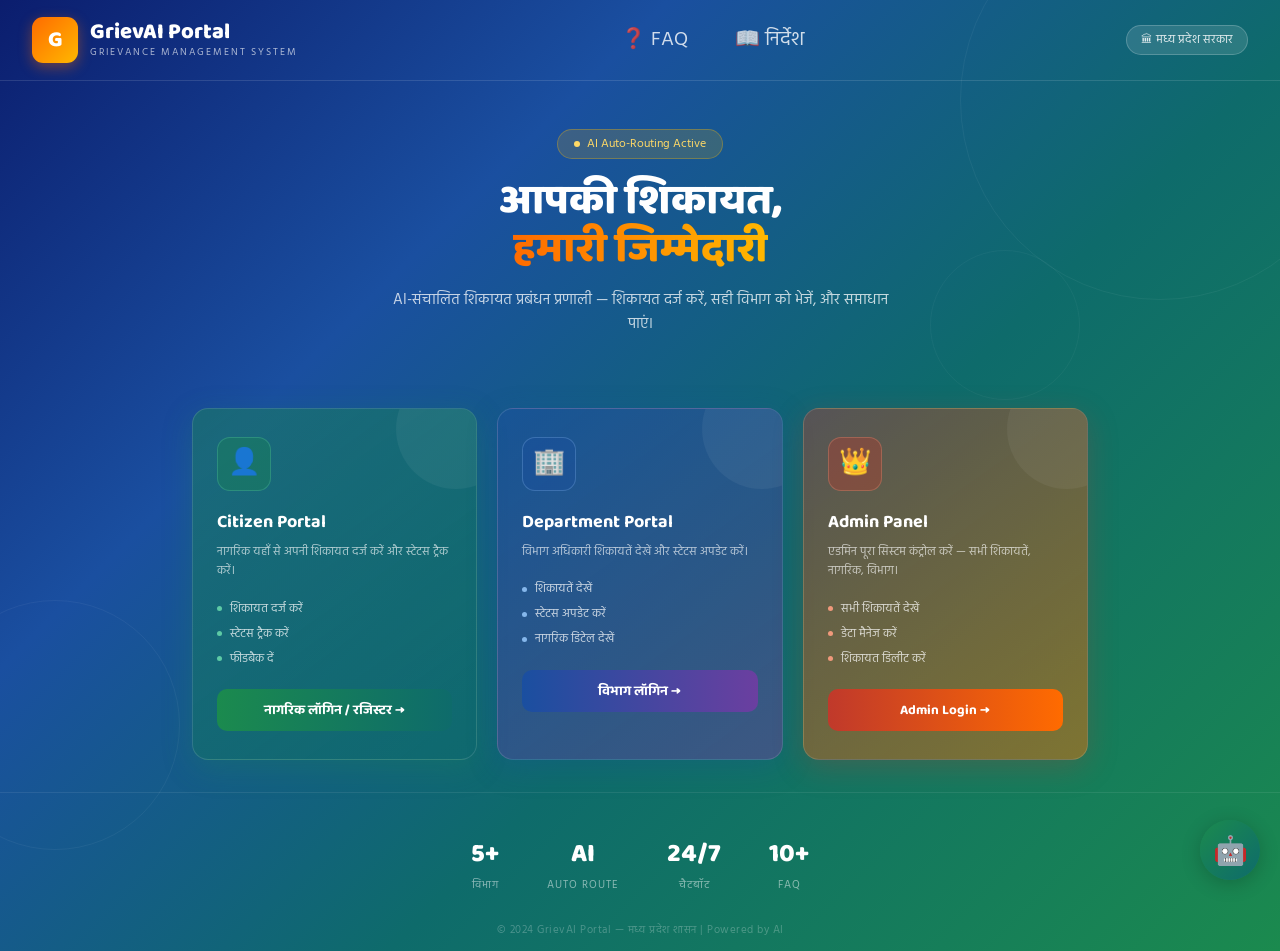
<file: templates/index.html>
<!DOCTYPE html>
<html lang="hi">
<head>
<meta charset="UTF-8"><meta name="viewport" content="width=device-width,initial-scale=1">
<title>GrievAI Portal – मध्य प्रदेश सरकार</title>
<link rel="stylesheet" href="/static/css/style.css">
<style>
.home-wrap { min-height:100vh; display:flex; flex-direction:column; }
.home-header { padding:1rem 2rem; display:flex; align-items:center; justify-content:space-between; border-bottom:1px solid rgba(255,255,255,0.12); flex-wrap:wrap; gap:10px; }
.logo-area { display:flex; align-items:center; gap:12px; }
.logo-badge { width:46px;height:46px;border-radius:11px;background:linear-gradient(135deg,#FF6B00,#FFB800);display:flex;align-items:center;justify-content:center;font-family:'Baloo 2',sans-serif;font-size:22px;font-weight:900;color:#fff;box-shadow:0 4px 14px rgba(255,107,0,0.4); }
.logo-txt { color:#fff; }
.logo-txt .main { font-family:'Baloo 2',sans-serif;font-size:22px;font-weight:800;line-height:1.1; }
.logo-txt .sub  { font-size:10px;opacity:0.65;letter-spacing:2px;text-transform:uppercase; }
.gov-tag { background:rgba(255,255,255,0.12);border:1px solid rgba(255,255,255,0.2);color:rgba(255,255,255,0.85);font-size:11.5px;padding:5px 14px;border-radius:20px; }
.nav-links { display:flex; gap:15px; }
.nav-link { color:rgba(255,255,255,0.8); text-decoration:none; font-size:20px; padding:8px 16px; border-radius:10px; transition:all 0.2s; }
.nav-link:hover { background:rgba(255,255,255,0.15); color:#fff; }

.hero { text-align:center;padding:3rem 2rem 2.5rem;color:#fff;position:relative; }
.hero-badge { display:inline-flex;align-items:center;gap:7px;background:rgba(255,184,0,0.15);border:1px solid rgba(255,184,0,0.3);color:#FFD966;font-size:11.5px;padding:5px 16px;border-radius:20px;margin-bottom:1.2rem; }
.ai-dot { width:6px;height:6px;border-radius:50%;background:#FFD966;animation:blink 1.6s infinite; }
@keyframes blink{0%,100%{opacity:1}50%{opacity:0.25}}
.hero h1 { font-family:'Baloo 2',sans-serif;font-size:42px;font-weight:900;line-height:1.15;margin-bottom:0.8rem; }
.hero h1 .accent { background:linear-gradient(90deg,#FF6B00,#FFB800);-webkit-background-clip:text;-webkit-text-fill-color:transparent;background-clip:text; }
.hero p { font-size:15px;opacity:0.75;max-width:500px;margin:0 auto 2rem;line-height:1.6; }

.portal-grid { display:grid;grid-template-columns:repeat(3,1fr);gap:20px;padding:0 2rem;max-width:960px;margin:0 auto; }
.portal-card { border-radius:16px;padding:1.75rem 1.5rem;border:1px solid rgba(255,255,255,0.13);position:relative;overflow:hidden;transition:transform 0.22s,box-shadow 0.22s; }
.portal-card:hover { transform:translateY(-6px); }
.portal-card::before { content:'';position:absolute;top:-40px;right:-40px;width:120px;height:120px;border-radius:50%;background:rgba(255,255,255,0.05); }
.pc-citizen { background:linear-gradient(145deg,rgba(27,138,78,0.45),rgba(14,107,107,0.55));box-shadow:0 8px 30px rgba(27,138,78,0.25); }
.pc-dept    { background:linear-gradient(145deg,rgba(26,79,160,0.45),rgba(107,63,160,0.5));box-shadow:0 8px 30px rgba(26,79,160,0.25); }
.pc-admin   { background:linear-gradient(145deg,rgba(192,57,43,0.4),rgba(255,107,0,0.45));box-shadow:0 8px 30px rgba(192,57,43,0.25); }

.pc-icon { width:54px;height:54px;border-radius:13px;display:flex;align-items:center;justify-content:center;margin-bottom:1.1rem;font-size:26px; }
.pc-citizen .pc-icon { background:rgba(27,138,78,0.35);border:1px solid rgba(91,202,165,0.3); }
.pc-dept    .pc-icon { background:rgba(26,79,160,0.35);border:1px solid rgba(133,183,235,0.3); }
.pc-admin   .pc-icon { background:rgba(192,57,43,0.35);border:1px solid rgba(240,153,123,0.3); }

.pc-title { font-family:'Baloo 2',sans-serif;font-size:18px;font-weight:700;color:#fff;margin-bottom:0.4rem; }
.pc-desc  { font-size:12px;color:rgba(255,255,255,0.65);line-height:1.6;margin-bottom:1.1rem; }
.pc-features { margin-bottom:1.3rem; }
.pc-feat { display:flex;align-items:center;gap:8px;font-size:12px;color:rgba(255,255,255,0.75);margin-bottom:5px; }
.pc-dot { width:5px;height:5px;border-radius:50%;flex-shrink:0; }
.pc-citizen .pc-dot { background:#5DCAA5; }
.pc-dept    .pc-dot { background:#85B7EB; }
.pc-admin   .pc-dot { background:#F0997B; }

.pc-btn { display:block;text-align:center;text-decoration:none;padding:10px;border-radius:10px;font-family:'Baloo 2',sans-serif;font-size:13.5px;font-weight:700;color:#fff;transition:opacity 0.15s; }
.pc-citizen .pc-btn { background:linear-gradient(90deg,#1B8A4E,#0E6B6B); }
.pc-dept    .pc-btn { background:linear-gradient(90deg,#1A4FA0,#6B3FA0); }
.pc-admin   .pc-btn { background:linear-gradient(90deg,#C0392B,#FF6B00); }
.pc-btn:hover { opacity:0.85; }

.stats-row { display:flex;justify-content:center;gap:3rem;padding:2.5rem 2rem 1rem;border-top:1px solid rgba(255,255,255,0.08);margin-top:2rem;flex-wrap:wrap; }
.sr-item { text-align:center;color:#fff; }
.sr-num  { font-family:'Baloo 2',sans-serif;font-size:26px;font-weight:800; }
.sr-lbl  { font-size:10.5px;opacity:0.5;letter-spacing:1px;text-transform:uppercase;margin-top:2px; }
.footer-txt { text-align:center;font-size:10.5px;color:rgba(255,255,255,0.25);padding:0.75rem;letter-spacing:0.5px; }

@media(max-width:680px){
  .portal-grid{grid-template-columns:1fr;padding:0 1rem;}
  .hero h1{font-size:28px;}
  .stats-row{gap:1.5rem;}
  .home-header{flex-direction:column;text-align:center;}
}
</style>
</head>
<body>
<div class="home-wrap bg-home">
  <div style="position:absolute;inset:0;pointer-events:none;overflow:hidden;">
    <div style="position:absolute;width:400px;height:400px;border:1px solid rgba(255,255,255,0.05);border-radius:50%;top:-100px;right:-80px;"></div>
    <div style="position:absolute;width:250px;height:250px;border:1px solid rgba(255,255,255,0.05);border-radius:50%;bottom:50px;left:-70px;"></div>
    <div style="position:absolute;width:150px;height:150px;border:1px solid rgba(255,255,255,0.04);border-radius:50%;top:250px;right:200px;"></div>
  </div>
  <div class="home-header">
    <div class="logo-area">
      <div class="logo-badge">G</div>
      <div class="logo-txt">
        <div class="main">GrievAI Portal</div>
        <div class="sub">Grievance Management System</div>
      </div>
    </div>
    <div class="nav-links">
      <a href="/faq" class="nav-link">❓ FAQ</a>
      <a href="/instructions" class="nav-link">📖 निर्देश</a>
    </div>
    <div class="gov-tag">🏛 मध्य प्रदेश सरकार</div>
  </div>

  <div class="hero">
    <div class="hero-badge"><div class="ai-dot"></div> AI Auto-Routing Active</div>
    <h1>आपकी शिकायत,<br><span class="accent">हमारी जिम्मेदारी</span></h1>
    <p>AI-संचालित शिकायत प्रबंधन प्रणाली — शिकायत दर्ज करें, सही विभाग को भेजें, और समाधान पाएं।</p>
  </div>

  <div class="portal-grid" style="position:relative;z-index:1;">
    <div class="portal-card pc-citizen">
      <div class="pc-icon">👤</div>
      <div class="pc-title">Citizen Portal</div>
      <div class="pc-desc">नागरिक यहाँ से अपनी शिकायत दर्ज करें और स्टेटस ट्रैक करें।</div>
      <div class="pc-features">
        <div class="pc-feat"><div class="pc-dot"></div>शिकायत दर्ज करें</div>
        <div class="pc-feat"><div class="pc-dot"></div>स्टेटस ट्रैक करें</div>
        <div class="pc-feat"><div class="pc-dot"></div>फीडबैक दें</div>
      </div>
      <a href="/citizen" class="pc-btn">नागरिक लॉगिन / रजिस्टर →</a>
    </div>

    <div class="portal-card pc-dept">
      <div class="pc-icon">🏢</div>
      <div class="pc-title">Department Portal</div>
      <div class="pc-desc">विभाग अधिकारी शिकायतें देखें और स्टेटस अपडेट करें।</div>
      <div class="pc-features">
        <div class="pc-feat"><div class="pc-dot"></div>शिकायतें देखें</div>
        <div class="pc-feat"><div class="pc-dot"></div>स्टेटस अपडेट करें</div>
        <div class="pc-feat"><div class="pc-dot"></div>नागरिक डिटेल देखें</div>
      </div>
      <a href="/department" class="pc-btn">विभाग लॉगिन →</a>
    </div>

    <div class="portal-card pc-admin">
      <div class="pc-icon">👑</div>
      <div class="pc-title">Admin Panel</div>
      <div class="pc-desc">एडमिन पूरा सिस्टम कंट्रोल करें — सभी शिकायतें, नागरिक, विभाग।</div>
      <div class="pc-features">
        <div class="pc-feat"><div class="pc-dot"></div>सभी शिकायतें देखें</div>
        <div class="pc-feat"><div class="pc-dot"></div>डेटा मैनेज करें</div>
        <div class="pc-feat"><div class="pc-dot"></div>शिकायत डिलीट करें</div>
      </div>
      <a href="/admin" class="pc-btn">Admin Login →</a>
    </div>
  </div>

  <div class="stats-row" style="position:relative;z-index:1;">
    <div class="sr-item"><div class="sr-num">5+</div><div class="sr-lbl">विभाग</div></div>
    <div class="sr-item"><div class="sr-num">AI</div><div class="sr-lbl">Auto Route</div></div>
    <div class="sr-item"><div class="sr-num">24/7</div><div class="sr-lbl">चैटबॉट</div></div>
    <div class="sr-item"><div class="sr-num">10+</div><div class="sr-lbl">FAQ</div></div>
  </div>
  <div class="footer-txt">© 2024 GrievAI Portal — मध्य प्रदेश शासन | Powered by AI</div>
</div>

<!-- Chatbot Widget -->
<script src="/static/js/chatbot.js"></script>
<script>
document.addEventListener('DOMContentLoaded', function() {
    if(typeof initChatbot === 'function') {
        initChatbot('guest', 'guest');
    }
});
</script>
<script src="/static/js/chatbot.js"></script>
<script>
document.addEventListener('DOMContentLoaded', function() {
    if(typeof initChatbot === 'function') {
        initChatbot('guest', 'guest');
    }
});
</script>
</body>
</html>
</file>
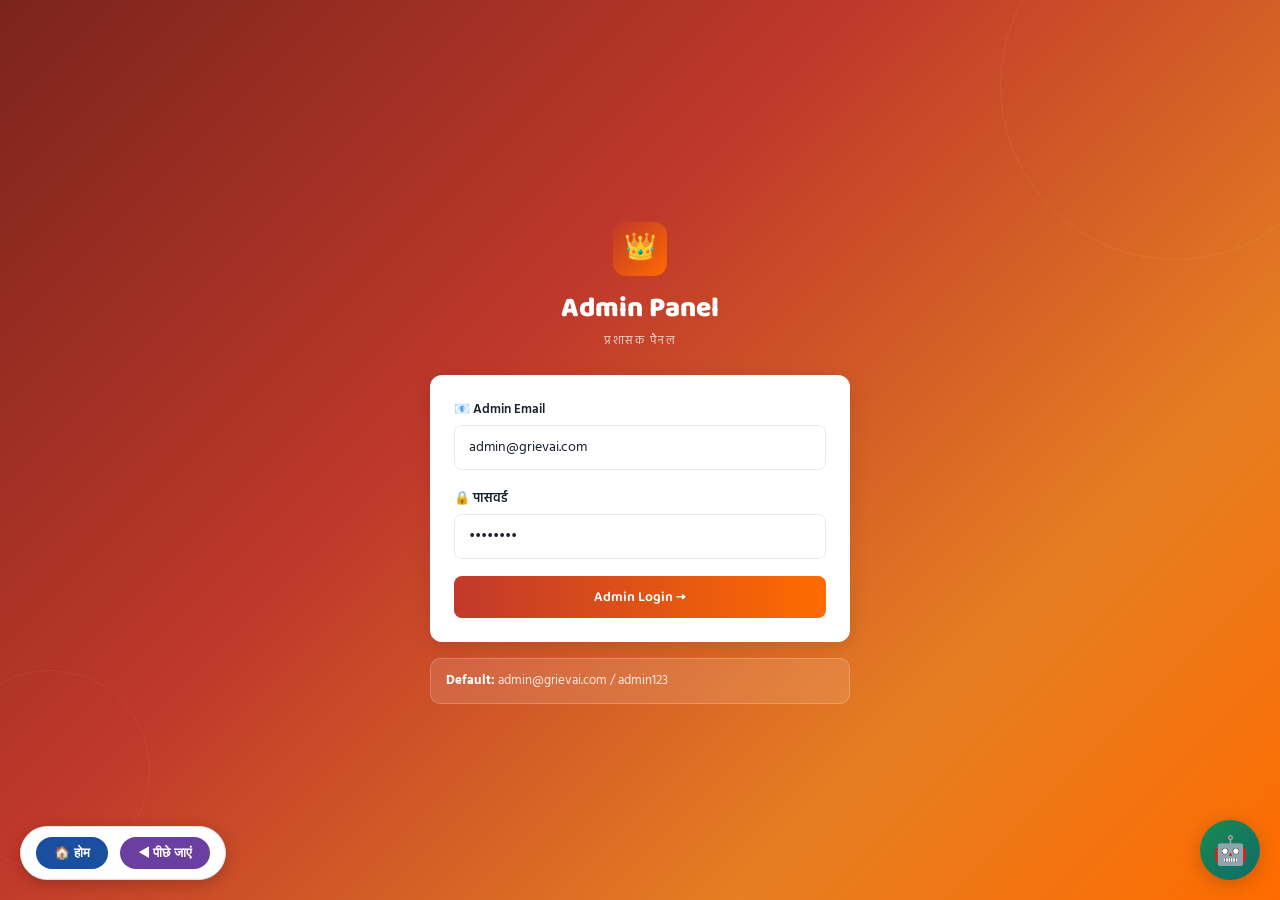
<file: templates/admin_login.html>
<!DOCTYPE html>
<html lang="hi">
<head>
<meta charset="UTF-8"><meta name="viewport" content="width=device-width,initial-scale=1">
<title>Admin Login – GrievAI</title>
<link rel="stylesheet" href="/static/css/style.css">
</head>
<body>
<div class="login-page bg-admin" style="position:relative;overflow:hidden;">
  <div style="position:absolute;width:350px;height:350px;border:1px solid rgba(255,255,255,0.07);border-radius:50%;top:-90px;right:-70px;pointer-events:none;"></div>
  <div style="position:absolute;width:200px;height:200px;border:1px solid rgba(255,255,255,0.05);border-radius:50%;bottom:30px;left:-50px;pointer-events:none;"></div>

  <div class="login-box" style="position:relative;z-index:1;">
    <a href="/" class="back-link"></a>
    <div class="login-logo">
      <div style="width:54px;height:54px;border-radius:13px;background:linear-gradient(135deg,#C0392B,#FF6B00);display:flex;align-items:center;justify-content:center;font-size:26px;margin:0 auto 10px;">👑</div>
      <div class="big">Admin Panel</div>
      <div class="small">प्रशासक पैनल</div>
    </div>

    <div class="card">
      <div class="card-body">
        <div id="alert-box" class="alert"></div>
        <div class="form-group">
          <label class="form-label">📧 Admin Email</label>
          <input type="email" id="a-email" class="form-control" placeholder="admin@grievai.com" value="admin@grievai.com">
        </div>
        <div class="form-group">
          <label class="form-label">🔒 पासवर्ड</label>
          <input type="password" id="a-pass" class="form-control" placeholder="admin123" value="admin123">
        </div>
        <button class="btn btn-danger btn-full" onclick="doLogin()">Admin Login →</button>
      </div>
    </div>
<!-- Navigation Buttons - Left Corner Box -->
<div style="position:fixed; bottom:20px; left:20px; z-index:999; display:flex; gap:12px; background:#fff; padding:10px 15px; border-radius:50px; box-shadow:0 4px 15px rgba(0,0,0,0.2); border:1px solid #e0e0e0;">
  <button onclick="window.location.href='/'" style="display:flex; align-items:center; gap:8px; background:#1A4FA0; color:#fff; padding:8px 18px; border-radius:40px; border:none; font-size:13px; font-weight:bold; cursor:pointer;">🏠 होम</button>
  <button onclick="history.back()" style="display:flex; align-items:center; gap:8px; background:#6B3FA0; color:#fff; padding:8px 18px; border-radius:40px; border:none; font-size:13px; font-weight:bold; cursor:pointer;">◀ पीछे जाएं</button>
</div>

    <div class="hint-box">
      <b>Default:</b> admin@grievai.com / admin123
    </div>
  </div>
</div>
<script>
function showAlert(msg,type){const el=document.getElementById('alert-box');el.className='alert alert-'+type+' show';el.textContent=msg;}
async function doLogin(){
  const email=document.getElementById('a-email').value.trim();
  const pass=document.getElementById('a-pass').value;
  if(!email||!pass){showAlert('Email और पासवर्ड भरें','danger');return;}
  const r=await fetch('/api/admin/login',{method:'POST',headers:{'Content-Type':'application/json'},body:JSON.stringify({email,password:pass})});
  const d=await r.json();
  if(d.success){localStorage.setItem('admin','1');window.location='/admin/dashboard';}
  else showAlert(d.message,'danger');
}
</script>
<script src="/static/js/chatbot.js"></script>
<script>
document.addEventListener('DOMContentLoaded', function() {
    if(typeof initChatbot === 'function') {
        initChatbot('guest', 'guest');
    }
});
</script>
</body>
</html>
</file>
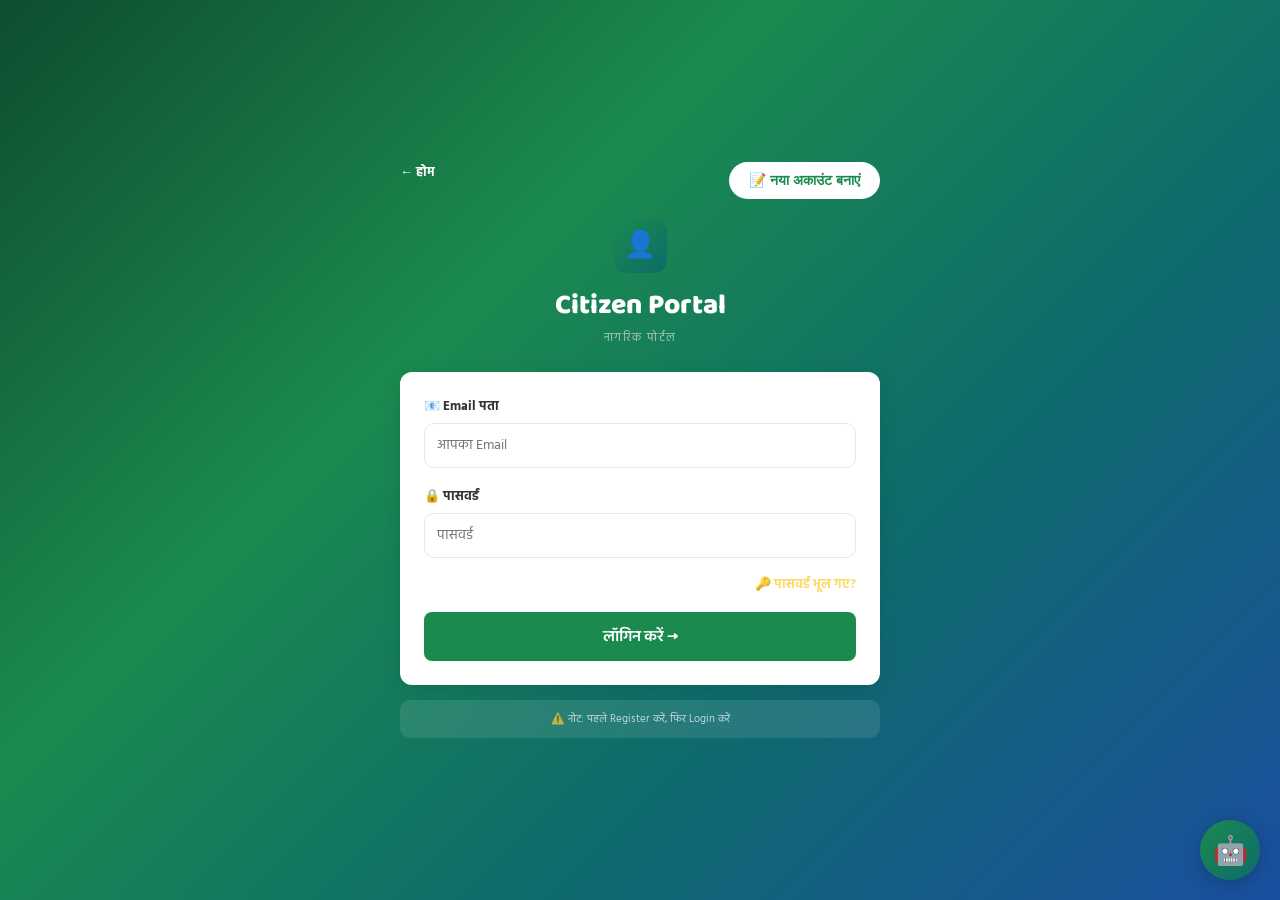
<file: templates/citizen_login.html>
<!DOCTYPE html>
<html lang="hi">
<head>
<meta charset="UTF-8">
<meta name="viewport" content="width=device-width,initial-scale=1">
<title>Citizen Portal – GrievAI</title>
<link rel="stylesheet" href="/static/css/style.css">
<style>
.forgot-link{text-align:right;margin-top:-5px;margin-bottom:15px;}
.forgot-link a{color:#FFD966;font-size:13px;font-weight:bold;text-decoration:none;cursor:pointer;}
.modal{
  display: none;
  position: fixed;
  top: 0;
  left: 0;
  width: 100%;
  height: 100%;
  background: rgba(0,0,0,0.8);
  z-index: 1000;
  align-items: center;
  justify-content: center;
}
.modal-content{
  background: #fff;
  border-radius: 20px;
  max-width: 550px;
  width: 90%;
  max-height: 90%;
  overflow-y: auto;
  padding: 25px;
  position: relative;
  animation: slideIn 0.3s ease;
}
@keyframes slideIn{
  from{transform: translateY(-50px); opacity: 0;}
  to{transform: translateY(0); opacity: 1;}
}
.modal-header{
  display: flex;
  justify-content: space-between;
  align-items: center;
  margin-bottom: 20px;
  padding-bottom: 10px;
  border-bottom: 2px solid #1B8A4E;
}
.modal-header h2{ color: #1B8A4E; font-size: 22px; }
.close-modal{
  background: #C0392B; color: #fff; border: none; width: 35px; height: 35px;
  border-radius: 50%; font-size: 20px; cursor: pointer;
  display: flex; align-items: center; justify-content: center;
}
.close-modal:hover{ background: #A93226; }
.form-group{margin-bottom: 18px;}
.form-label{ display: block; font-weight: bold; margin-bottom: 6px; color: #333; font-size: 13px; }
.form-label .required{ color: #C0392B; }
.form-control{
  width: 100%; padding: 10px 12px; border: 1.5px solid #E2E8F0;
  border-radius: 10px; font-size: 14px;
}
.form-control:focus{ outline: none; border-color: #1B8A4E; }
.form-row{ display: grid; grid-template-columns: 1fr 1fr; gap: 15px; }
.btn-submit{
  width: 100%; padding: 12px; background: linear-gradient(90deg,#1B8A4E,#0E6B6B);
  color: #fff; border: none; border-radius: 10px; font-size: 16px;
  font-weight: bold; cursor: pointer; margin-top: 10px;
}
.btn-submit:hover{ opacity: 0.9; }
.register-btn-top{
  background: #fff; color: #1B8A4E; border: none; padding: 10px 20px;
  border-radius: 50px; cursor: pointer; font-size: 14px; font-weight: bold;
  display: flex; align-items: center; gap: 8px;
}
.register-btn-top:hover{ background: #FFB800; color: #2c2c2c; transform: scale(1.02); }
.note-info{ background: rgba(255,255,255,0.1); border-radius: 10px; padding: 10px; margin-top: 15px; font-size: 11px; color: rgba(255,255,255,0.7); text-align: center; }
.otp-box{ background: #f0f0f0; padding: 10px; border-radius: 8px; margin-top: 10px; display: none; }
.otp-box.show{ display: block; }
.otp-code{ font-size: 28px; font-weight: bold; color: #1B8A4E; background: #fff; padding: 10px; border-radius: 8px; text-align: center; letter-spacing: 5px; margin-top: 10px; }
</style>
</head>
<body>
<div class="login-page bg-citizen" style="position:relative;overflow:hidden;">
  <div class="login-box" style="position:relative;z-index:1;max-width:480px;">
    <div style="display:flex; justify-content:space-between; align-items:center; margin-bottom:20px;">
      <a href="/" class="back-link" style="color:#fff;font-weight:bold;">← होम</a>
      <button class="register-btn-top" onclick="openRegisterModal()">📝 नया अकाउंट बनाएं</button>
    </div>
    <div class="login-logo">
      <div style="width:54px;height:54px;border-radius:13px;background:linear-gradient(135deg,#1B8A4E,#0E6B6B);display:flex;align-items:center;justify-content:center;font-size:26px;margin:0 auto 10px;">👤</div>
      <div class="big" style="color:#fff;">Citizen Portal</div>
      <div class="small" style="color:#ddd;">नागरिक पोर्टल</div>
    </div>

    <div class="card">
      <div class="card-body">
        <div id="alert-box" class="alert"></div>
        <div id="loginForm">
          <div class="form-group">
            <label class="form-label" style="color:#333;">📧 Email पता</label>
            <input type="email" id="l-email" class="form-control" placeholder="आपका Email">
          </div>
          <div class="form-group">
            <label class="form-label" style="color:#333;">🔒 पासवर्ड</label>
            <input type="password" id="l-pass" class="form-control" placeholder="पासवर्ड">
          </div>
          <div class="forgot-link">
            <a onclick="alert('Contact admin to reset password: admin@grievai.com')">🔑 पासवर्ड भूल गए?</a>
          </div>
          <button class="btn btn-success btn-full" onclick="doLogin()" style="background:#1B8A4E;font-size:16px;padding:12px;">लॉगिन करें →</button>
        </div>
      </div>
    </div>
    <div class="note-info">⚠️ नोट: पहले Register करें, फिर Login करें</div>
  </div>
</div>

<!-- Citizen Registration Modal -->
<div id="registerModal" class="modal">
  <div class="modal-content">
    <div class="modal-header">
      <h2>👤 नया अकाउंट बनाएं</h2>
      <button class="close-modal" onclick="closeRegisterModal()">✕</button>
    </div>
    <form id="citizenRegisterForm">
      <div class="form-row">
        <div class="form-group">
          <label class="form-label">पहला नाम <span class="required">*</span></label>
          <input type="text" id="firstName" class="form-control" placeholder="पहला नाम" required>
        </div>
        <div class="form-group">
          <label class="form-label">अंतिम नाम <span class="required">*</span></label>
          <input type="text" id="lastName" class="form-control" placeholder="अंतिम नाम" required>
        </div>
      </div>
      <div class="form-group">
        <label class="form-label">पूरा नाम <span class="required">*</span></label>
        <input type="text" id="fullName" class="form-control" placeholder="पूरा नाम" required>
      </div>
      <div class="form-group">
        <label class="form-label">शहर / जिला <span class="required">*</span></label>
        <input type="text" id="city" class="form-control" placeholder="जैसे: भोपाल, इंदौर" required>
      </div>
      <div class="form-group">
        <label class="form-label">Gmail <span class="required">*</span></label>
        <input type="email" id="citizenEmail" class="form-control" placeholder="yourname@gmail.com" required>
      </div>
      <div class="form-group">
        <label class="form-label">मोबाइल नंबर <span class="required">*</span></label>
        <input type="tel" id="citizenMobile" class="form-control" placeholder="10 अंकों का मोबाइल नंबर" maxlength="10" required>
      </div>
      <div class="form-row">
        <div class="form-group">
          <label class="form-label">पासवर्ड <span class="required">*</span></label>
          <input type="password" id="citizenPassword" class="form-control" placeholder="कम से कम 6 कैरेक्टर" required>
        </div>
        <div class="form-group">
          <label class="form-label">पासवर्ड दोहराएं <span class="required">*</span></label>
          <input type="password" id="confirmPassword" class="form-control" placeholder="पासवर्ड फिर लिखें" required>
        </div>
      </div>
      
      <!-- OTP Section -->
      <div id="otpSection" class="otp-box">
        <div class="form-group">
          <label class="form-label">📱 OTP कोड</label>
          <input type="text" id="otpInput" class="form-control" placeholder="6 अंकों का OTP दर्ज करें" maxlength="6">
          <div id="otpMessage" style="font-size: 12px; margin-top: 5px;"></div>
        </div>
        <button type="button" class="btn-submit" onclick="verifyOTP()" style="background:#6B3FA0;">✅ Verify OTP & Register</button>
        <button type="button" class="btn-sm" onclick="resendOTP()" style="background:#1A4FA0; margin-top: 10px; padding: 8px; width: 100%;">🔄 Resend OTP</button>
      </div>
      
      <button type="button" class="btn-submit" id="sendOtpBtn" onclick="sendRegisterOTP()">📧 Send OTP & Register</button>
    </form>
  </div>
</div>

<script>
let registerData = {};

function showAlert(msg, type){
  const el = document.getElementById('alert-box');
  el.className = 'alert alert-'+type+' show';
  el.innerHTML = msg;
  setTimeout(() => el.className = 'alert', 5000);
}

function openRegisterModal(){
  document.getElementById('registerModal').style.display = 'flex';
  document.getElementById('citizenRegisterForm').reset();
  document.getElementById('otpSection').classList.remove('show');
  document.getElementById('sendOtpBtn').style.display = 'block';
}

function closeRegisterModal(){
  document.getElementById('registerModal').style.display = 'none';
}

async function doLogin(){
  const email = document.getElementById('l-email').value.trim();
  const password = document.getElementById('l-pass').value;
  if(!email || !password){ showAlert('Email और पासवर्ड भरें', 'danger'); return; }
  
  showAlert('⏳ Logging in...', 'info');
  try {
    const response = await fetch('/api/citizen/login', {
      method: 'POST',
      headers: { 'Content-Type': 'application/json' },
      body: JSON.stringify({ email, password })
    });
    const data = await response.json();
    if(data.success){
      localStorage.setItem('citizen', JSON.stringify({name: data.name, email: data.email, mobile: data.mobile, city: data.city || ''}));
      window.location = '/citizen/dashboard';
    } else {
      showAlert(data.message, 'danger');
    }
  } catch(error){
    showAlert('Network error: ' + error.message, 'danger');
  }
}

async function sendRegisterOTP(){
  const firstName = document.getElementById('firstName').value.trim();
  const lastName = document.getElementById('lastName').value.trim();
  const fullName = document.getElementById('fullName').value.trim();
  const city = document.getElementById('city').value.trim();
  const email = document.getElementById('citizenEmail').value.trim();
  const mobile = document.getElementById('citizenMobile').value.trim();
  const password = document.getElementById('citizenPassword').value;
  const confirmPass = document.getElementById('confirmPassword').value;
  
  if(!firstName){ showAlert('❌ पहला नाम भरें', 'danger'); return; }
  if(!lastName){ showAlert('❌ अंतिम नाम भरें', 'danger'); return; }
  if(!fullName){ showAlert('❌ पूरा नाम भरें', 'danger'); return; }
  if(!city){ showAlert('❌ शहर भरें', 'danger'); return; }
  if(!email){ showAlert('❌ Email भरें', 'danger'); return; }
  if(!email.includes('@')){ showAlert('❌ सही Email दें', 'danger'); return; }
  if(!mobile){ showAlert('❌ मोबाइल नंबर भरें', 'danger'); return; }
  if(mobile.length !== 10){ showAlert('❌ मोबाइल नंबर 10 अंकों का होना चाहिए', 'danger'); return; }
  if(!password){ showAlert('❌ पासवर्ड भरें', 'danger'); return; }
  if(password.length < 6){ showAlert('❌ पासवर्ड कम से कम 6 कैरेक्टर', 'danger'); return; }
  if(password !== confirmPass){ showAlert('❌ पासवर्ड मेल नहीं खाते', 'danger'); return; }
  
  registerData = { name: fullName, email: email, mobile: mobile, password: password, city: city };
  
  showAlert('⏳ Sending OTP...', 'info');
  try {
    const response = await fetch('/api/send-otp', {
      method: 'POST',
      headers: { 'Content-Type': 'application/json' },
      body: JSON.stringify({ email: email })
    });
    const data = await response.json();
    if(data.success){
      document.getElementById('otpSection').classList.add('show');
      document.getElementById('sendOtpBtn').style.display = 'none';
      document.getElementById('otpMessage').innerHTML = `<span style="color: #1B8A4E;">✅ OTP भेजा गया! DEMO OTP: <strong style="font-size: 24px;">${data.otp}</strong></span>`;
      showAlert('✅ OTP sent! Enter OTP to complete registration.', 'success');
    } else {
      showAlert('❌ ' + data.message, 'danger');
    }
  } catch(error){
    showAlert('❌ Network error: ' + error.message, 'danger');
  }
}

async function resendOTP(){
  showAlert('⏳ Resending OTP...', 'info');
  try {
    const response = await fetch('/api/send-otp', {
      method: 'POST',
      headers: { 'Content-Type': 'application/json' },
      body: JSON.stringify({ email: registerData.email })
    });
    const data = await response.json();
    if(data.success){
      document.getElementById('otpMessage').innerHTML = `<span style="color: #1B8A4E;">✅ OTP पुनः भेजा गया! DEMO OTP: <strong style="font-size: 24px;">${data.otp}</strong></span>`;
      showAlert('✅ OTP resent!', 'success');
    } else {
      showAlert('❌ ' + data.message, 'danger');
    }
  } catch(error){
    showAlert('❌ Network error: ' + error.message, 'danger');
  }
}

async function verifyOTP(){
  const otp = document.getElementById('otpInput').value.trim();
  if(!otp || otp.length !== 6){
    showAlert('❌ 6 अंकों का OTP दर्ज करें', 'danger');
    return;
  }
  
  showAlert('⏳ Verifying OTP...', 'info');
  try {
    const verifyResponse = await fetch('/api/verify-otp', {
      method: 'POST',
      headers: { 'Content-Type': 'application/json' },
      body: JSON.stringify({ email: registerData.email, otp: otp })
    });
    const verifyData = await verifyResponse.json();
    if(!verifyData.success){
      document.getElementById('otpMessage').innerHTML = `<span style="color: #C0392B;">❌ ${verifyData.message}</span>`;
      showAlert('❌ ' + verifyData.message, 'danger');
      return;
    }
    
    // Register user
    const registerResponse = await fetch('/api/citizen/register', {
      method: 'POST',
      headers: { 'Content-Type': 'application/json' },
      body: JSON.stringify(registerData)
    });
    const registerDataRes = await registerResponse.json();
    
    if(registerDataRes.success){
      showAlert('✅ ' + registerDataRes.message, 'success');
      closeRegisterModal();
      document.getElementById('l-email').value = registerData.email;
      document.getElementById('l-pass').value = '';
      showAlert('✅ Registration successful! Please login with your password.', 'success');
    } else {
      showAlert('❌ ' + registerDataRes.message, 'danger');
    }
  } catch(error){
    showAlert('❌ Network error: ' + error.message, 'danger');
  }
}

document.addEventListener('DOMContentLoaded', function() {
  if(typeof initChatbot === 'function') {
    initChatbot('guest', 'guest', '');
  }
});
</script>
<script src="/static/js/chatbot.js"></script>
</body>
</html>
</file>
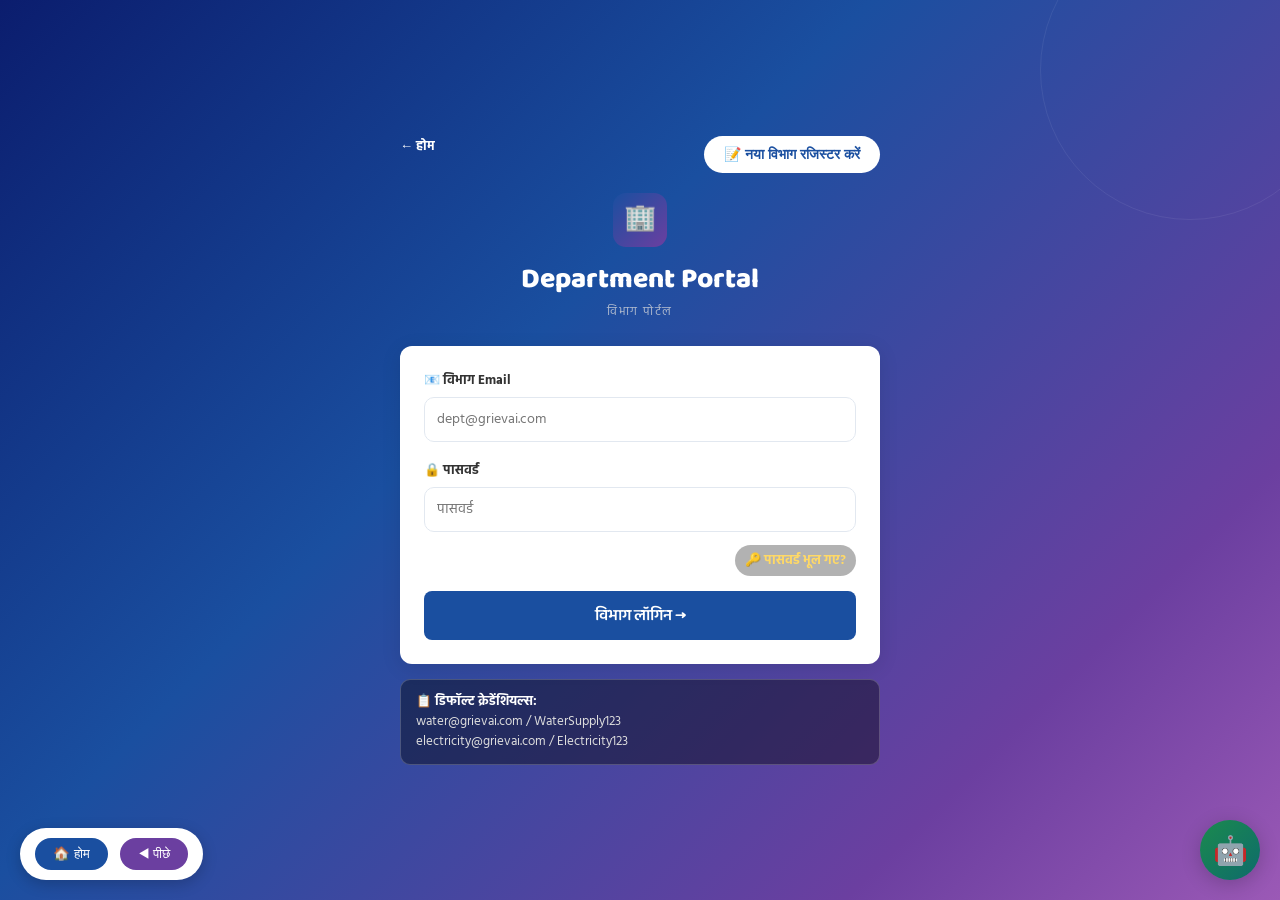
<file: templates/dept_login.html>
<!DOCTYPE html>
<html lang="hi">
<head>
<meta charset="UTF-8">
<meta name="viewport" content="width=device-width,initial-scale=1">
<title>Department Login – GrievAI</title>
<link rel="stylesheet" href="/static/css/style.css">
<style>
.forgot-link{text-align:right;margin-top:-5px;margin-bottom:15px;}
.forgot-link a{color:#FFD966;font-size:13px;font-weight:bold;text-decoration:none;cursor:pointer;background:rgba(0,0,0,0.3);padding:5px 10px;border-radius:20px;display:inline-block;}
.forgot-link a:hover{background:#000;color:#FFB800;}

.modal{
  display: none;
  position: fixed;
  top: 0;
  left: 0;
  width: 100%;
  height: 100%;
  background: rgba(0,0,0,0.8);
  z-index: 1000;
  align-items: center;
  justify-content: center;
}
.modal-content{
  background: #fff;
  border-radius: 20px;
  max-width: 550px;
  width: 90%;
  max-height: 90%;
  overflow-y: auto;
  padding: 25px;
  position: relative;
  animation: slideIn 0.3s ease;
}
@keyframes slideIn{
  from{transform: translateY(-50px); opacity: 0;}
  to{transform: translateY(0); opacity: 1;}
}
.modal-header{
  display: flex;
  justify-content: space-between;
  align-items: center;
  margin-bottom: 20px;
  padding-bottom: 10px;
  border-bottom: 2px solid #1A4FA0;
}
.modal-header h2{
  color: #1A4FA0;
  font-size: 22px;
}
.close-modal{
  background: #C0392B;
  color: #fff;
  border: none;
  width: 35px;
  height: 35px;
  border-radius: 50%;
  font-size: 20px;
  cursor: pointer;
  display: flex;
  align-items: center;
  justify-content: center;
}
.close-modal:hover{background: #A93226;}

.form-group{margin-bottom: 18px;}
.form-label{
  display: block;
  font-weight: bold;
  margin-bottom: 6px;
  color: #333;
  font-size: 13px;
}
.form-label .required{color: #C0392B;}
.form-control{
  width: 100%;
  padding: 10px 12px;
  border: 1.5px solid #E2E8F0;
  border-radius: 10px;
  font-size: 14px;
}
.form-control:focus{
  outline: none;
  border-color: #1A4FA0;
}
.form-row{
  display: grid;
  grid-template-columns: 1fr 1fr;
  gap: 15px;
}
.btn-submit{
  width: 100%;
  padding: 12px;
  background: linear-gradient(90deg,#1A4FA0,#6B3FA0);
  color: #fff;
  border: none;
  border-radius: 10px;
  font-size: 16px;
  font-weight: bold;
  cursor: pointer;
  margin-top: 10px;
}
.btn-submit:hover{opacity: 0.9;}

.register-btn-top{
  background: #fff;
  color: #1A4FA0;
  border: none;
  padding: 10px 20px;
  border-radius: 50px;
  cursor: pointer;
  font-size: 14px;
  font-weight: bold;
  display: flex;
  align-items: center;
  gap: 8px;
  transition: all 0.2s;
}
.register-btn-top:hover{
  background: #FFB800;
  color: #2c2c2c;
  transform: scale(1.02);
}

.otp-modal{display:none;position:fixed;top:0;left:0;width:100%;height:100%;background:rgba(0,0,0,0.92);z-index:1000;align-items:center;justify-content:center;}
.otp-modal-content{background:#0d1f2b;border-radius:25px;max-width:500px;width:90%;padding:35px 30px;text-align:center;box-shadow:0 25px 60px rgba(0,0,0,0.6);border:2px solid #1A4FA0;}
.otp-modal-content h2{font-family:'Baloo 2',sans-serif;font-size:32px;color:#85B7EB;margin-bottom:15px;font-weight:800;}
.otp-modal-content p{color:#CCCCCC;font-size:16px;margin-bottom:20px;}
.otp-input{font-size:18px !important;text-align:left;letter-spacing:normal;padding:14px !important;width:100%;border:3px solid #1A4FA0;border-radius:12px;margin-bottom:15px;background:#fff;color:#000;}
.otp-pin-input{font-size:36px !important;text-align:center;letter-spacing:10px;font-weight:bold;padding:18px !important;width:100%;border:3px solid #1A4FA0;border-radius:15px;margin-bottom:25px;background:#fff;color:#000;}
.otp-buttons{display:flex;gap:15px;justify-content:center;flex-wrap:wrap;margin-top:10px;}
.otp-buttons button{padding:14px 22px;font-size:17px;font-weight:bold;border:none;border-radius:12px;cursor:pointer;transition:all 0.2s;}
.btn-send{background:#FFB800;color:#2c2c2c;}
.btn-verify{background:#1A4FA0;color:#fff;}
.btn-resend{background:#6B3FA0;color:#fff;}
.btn-close{background:#C0392B;color:#fff;}
.otp-message{margin-top:20px;font-size:15px;padding:12px;border-radius:10px;display:none;font-weight:bold;}
.otp-message.success{background:#1A4FA0;color:#fff;display:block;}
.otp-message.error{background:#C0392B;color:#fff;display:block;}
.otp-message.info{background:#6B3FA0;color:#fff;display:block;}
</style>
</head>
<body>
<div class="login-page bg-dept" style="position:relative;overflow:hidden;">
  <div style="position:absolute;width:300px;height:300px;border:1px solid rgba(255,255,255,0.07);border-radius:50%;top:-80px;right:-60px;pointer-events:none;"></div>

  <div class="login-box" style="position:relative;z-index:1;max-width:480px;">
    <div style="display:flex; justify-content:space-between; align-items:center; margin-bottom:20px;">
      <a href="/" class="back-link" style="color:#fff;font-weight:bold;">← होम</a>
      <button class="register-btn-top" onclick="openRegisterModal()">📝 नया विभाग रजिस्टर करें</button>
    </div>
    <div class="login-logo">
      <div style="width:54px;height:54px;border-radius:13px;background:linear-gradient(135deg,#1A4FA0,#6B3FA0);display:flex;align-items:center;justify-content:center;font-size:26px;margin:0 auto 10px;">🏢</div>
      <div class="big" style="color:#fff;">Department Portal</div>
      <div class="small" style="color:#ddd;">विभाग पोर्टल</div>
    </div>

    <div class="card">
      <div class="card-body">
        <div id="alert-box" class="alert"></div>

        <div id="loginForm">
          <div class="form-group">
            <label class="form-label" style="color:#333;">📧 विभाग Email</label>
            <input type="email" id="d-email" class="form-control" placeholder="dept@grievai.com">
          </div>
          <div class="form-group">
            <label class="form-label" style="color:#333;">🔒 पासवर्ड</label>
            <input type="password" id="d-pass" class="form-control" placeholder="पासवर्ड">
          </div>
          <div class="forgot-link">
            <a onclick="openForgotPassword()">🔑 पासवर्ड भूल गए?</a>
          </div>
          <button class="btn btn-primary btn-full" onclick="doLogin()" style="background:#1A4FA0;font-size:16px;padding:12px;">विभाग लॉगिन →</button>
        </div>
      </div>
    </div>

    <div class="hint-box" style="background:rgba(0,0,0,0.4);color:#ddd;margin-top:15px;">
      <b>📋 डिफॉल्ट क्रेडेंशियल्स:</b><br>
      water@grievai.com / WaterSupply123<br>
      electricity@grievai.com / Electricity123
    </div>
  </div>
</div>

<!-- Department Registration Modal -->
<div id="registerModal" class="modal">
  <div class="modal-content">
    <div class="modal-header">
      <h2>🏢 नया विभाग रजिस्टर करें</h2>
      <button class="close-modal" onclick="closeRegisterModal()">✕</button>
    </div>
    <form id="deptRegisterForm" onsubmit="event.preventDefault(); doFullRegister();">
      <div class="form-row">
        <div class="form-group">
          <label class="form-label">पहला नाम <span class="required">*</span></label>
          <input type="text" id="firstName" class="form-control" placeholder="पहला नाम" required>
        </div>
        <div class="form-group">
          <label class="form-label">अंतिम नाम <span class="required">*</span></label>
          <input type="text" id="lastName" class="form-control" placeholder="अंतिम नाम" required>
        </div>
      </div>

      <div class="form-group">
        <label class="form-label">पूरा नाम <span class="required">*</span></label>
        <input type="text" id="fullName" class="form-control" placeholder="पूरा नाम" required>
      </div>

      <div class="form-group">
        <label class="form-label">शहर / जिला <span class="required">*</span></label>
        <input type="text" id="city" class="form-control" placeholder="जैसे: भोपाल, इंदौर" required>
      </div>

      <div class="form-group">
        <label class="form-label">विभाग का नाम <span class="required">*</span></label>
        <select id="deptName" class="form-control" required>
          <option value="">-- विभाग चुनें --</option>
          <option value="Water Supply">💧 Water Supply</option>
          <option value="Electricity">⚡ Electricity</option>
          <option value="Roads & PWD">🛣️ Roads & PWD</option>
          <option value="Sanitation">🧹 Sanitation</option>
          <option value="Healthcare">🏥 Healthcare</option>
        </select>
      </div>

      <div class="form-group">
        <label class="form-label">Gmail (विभाग Email) <span class="required">*</span></label>
        <input type="email" id="deptEmail" class="form-control" placeholder="department@gmail.com" required>
      </div>

      <div class="form-group">
        <label class="form-label">मोबाइल नंबर <span class="required">*</span></label>
        <input type="tel" id="deptMobile" class="form-control" placeholder="10 अंकों का मोबाइल नंबर" maxlength="10" required>
      </div>

      <div class="form-group">
        <label class="form-label">पदनाम <span class="required">*</span></label>
        <input type="text" id="designation" class="form-control" placeholder="जैसे: अधिकारी" required>
      </div>

      <div class="form-row">
        <div class="form-group">
          <label class="form-label">पासवर्ड <span class="required">*</span></label>
          <input type="password" id="deptPassword" class="form-control" placeholder="6+ कैरेक्टर" required>
        </div>
        <div class="form-group">
          <label class="form-label">पासवर्ड दोहराएं <span class="required">*</span></label>
          <input type="password" id="confirmPassword" class="form-control" placeholder="पासवर्ड फिर लिखें" required>
        </div>
      </div>

      <button type="submit" class="btn-submit">✅ विभाग रजिस्टर करें</button>
    </form>
  </div>
</div>

<!-- OTP MODAL -->
<div id="otpModal" class="otp-modal">
  <div class="otp-modal-content">
    <div id="step1Div">
      <h2>🔐 पासवर्ड रीसेट</h2>
      <p>अपना पंजीकृत विभाग Email दर्ज करें</p>
      <input type="email" id="resetEmailInput" class="otp-input" placeholder="department@example.com">
      <div class="otp-buttons">
        <button class="btn-send" onclick="sendOTPStep1()">📧 OTP भेजें</button>
        <button class="btn-close" onclick="closeOTPModal()">✖ बंद करें</button>
      </div>
    </div>
    <div id="step2Div" style="display:none;">
      <h2>🔐 OTP वेरिफिकेशन</h2>
      <p>📧 <span id="otpEmailDisplay" style="color:#FFB800;"></span> पर OTP भेजा गया है</p>
      <input type="text" id="otpCode" class="otp-pin-input" placeholder="______" maxlength="6">
      <div id="otpMessage" class="otp-message"></div>
      <div class="otp-buttons">
        <button class="btn-resend" onclick="resendOTP()">🔄 पुनः भेजें</button>
        <button class="btn-verify" onclick="verifyOTPAndReset()">✅ वेरिफाई करें</button>
        <button class="btn-close" onclick="closeOTPModal()">✖ बंद करें</button>
      </div>
    </div>
  </div>
</div>

<div style="position:fixed; bottom:20px; left:20px; z-index:999; display:flex; gap:12px; background:#fff; padding:10px 15px; border-radius:50px; box-shadow:0 4px 15px rgba(0,0,0,0.2);">
  <button onclick="window.location.href='/'" style="background:#1A4FA0; color:#fff; padding:8px 18px; border-radius:40px; border:none; cursor:pointer;">🏠 होम</button>
  <button onclick="history.back()" style="background:#6B3FA0; color:#fff; padding:8px 18px; border-radius:40px; border:none; cursor:pointer;">◀ पीछे</button>
</div>

<script>
let resetEmail = '';

function showAlert(msg,type){
  const el = document.getElementById('alert-box');
  el.className = 'alert alert-'+type+' show';
  el.textContent = msg;
  setTimeout(() => el.className = 'alert', 4000);
}

async function doLogin(){
  const email=document.getElementById('d-email').value.trim();
  const pass=document.getElementById('d-pass').value;
  if(!email||!pass){showAlert('Email और पासवर्ड भरें','danger');return;}
  const r=await fetch('/api/department/login',{method:'POST',headers:{'Content-Type':'application/json'},body:JSON.stringify({email,password:pass})});
  const d=await r.json();
  if(d.success){
    localStorage.setItem('dept',JSON.stringify({dept_name:d.dept_name,officer_name:d.officer_name,email:d.email}));
    window.location='/department/dashboard';
  } else if(d.not_verified){
    showAlert(d.message,'danger');
  } else {
    showAlert(d.message,'danger');
  }
}

function openRegisterModal(){
  document.getElementById('registerModal').style.display = 'flex';
  document.getElementById('deptRegisterForm').reset();
}

function closeRegisterModal(){
  document.getElementById('registerModal').style.display = 'none';
}

async function doFullRegister(){
  const firstName = document.getElementById('firstName').value.trim();
  const lastName = document.getElementById('lastName').value.trim();
  const fullName = document.getElementById('fullName').value.trim();
  const city = document.getElementById('city').value.trim();
  const deptName = document.getElementById('deptName').value;
  const email = document.getElementById('deptEmail').value.trim();
  const mobile = document.getElementById('deptMobile').value.trim();
  const designation = document.getElementById('designation').value.trim();
  const password = document.getElementById('deptPassword').value;
  const confirmPass = document.getElementById('confirmPassword').value;
  
  if(!firstName){ showAlert('❌ पहला नाम भरें', 'danger'); return; }
  if(!lastName){ showAlert('❌ अंतिम नाम भरें', 'danger'); return; }
  if(!fullName){ showAlert('❌ पूरा नाम भरें', 'danger'); return; }
  if(!city){ showAlert('❌ शहर भरें', 'danger'); return; }
  if(!deptName){ showAlert('❌ विभाग चुनें', 'danger'); return; }
  if(!email){ showAlert('❌ Email भरें', 'danger'); return; }
  if(!email.includes('@')){ showAlert('❌ सही Email दें', 'danger'); return; }
  if(!mobile){ showAlert('❌ मोबाइल नंबर भरें', 'danger'); return; }
  if(mobile.length !== 10){ showAlert('❌ मोबाइल नंबर 10 अंकों का होना चाहिए', 'danger'); return; }
  if(isNaN(mobile)){ showAlert('❌ मोबाइल सिर्फ अंकों में', 'danger'); return; }
  if(!designation){ showAlert('❌ पदनाम भरें', 'danger'); return; }
  if(!password){ showAlert('❌ पासवर्ड भरें', 'danger'); return; }
  if(password.length < 6){ showAlert('❌ पासवर्ड 6+ कैरेक्टर', 'danger'); return; }
  if(password !== confirmPass){ showAlert('❌ पासवर्ड मेल नहीं खाते', 'danger'); return; }
  
  const officerName = `${fullName} (${designation})`;
  
  showAlert('⏳ रजिस्ट्रेशन हो रहा...', 'info');
  
  try {
    const r = await fetch('/api/department/register', {
      method: 'POST',
      headers: {'Content-Type': 'application/json'},
      body: JSON.stringify({
        dept_name: deptName,
        officer_name: officerName,
        email: email,
        password: password,
        mobile: mobile,
        city: city
      })
    });
    const d = await r.json();
    if(d.success){
      showAlert('✅ ' + d.message, 'success');
      closeRegisterModal();
      document.getElementById('deptRegisterForm').reset();
      document.getElementById('d-email').value = email;
      document.getElementById('d-pass').focus();
    } else {
      showAlert('❌ ' + d.message, 'danger');
    }
  } catch(error) {
    showAlert('❌ नेटवर्क त्रुटि', 'danger');
  }
}

function openForgotPassword(){
  const email = document.getElementById('d-email').value.trim();
  document.getElementById('resetEmailInput').value = email || '';
  document.getElementById('step1Div').style.display = 'block';
  document.getElementById('step2Div').style.display = 'none';
  document.getElementById('otpModal').style.display = 'flex';
}

async function sendOTPStep1(){
  const email = document.getElementById('resetEmailInput').value.trim();
  if(!email){showAlert('❌ Email दर्ज करें','danger');closeOTPModal();return;}
  resetEmail = email;
  const msgDiv = document.getElementById('otpMessage');
  msgDiv.className = 'otp-message info';
  msgDiv.textContent = '⏳ OTP भेजा जा रहा...';
  document.getElementById('step1Div').style.display = 'none';
  document.getElementById('step2Div').style.display = 'block';
  document.getElementById('otpEmailDisplay').textContent = resetEmail;
  const r = await fetch('/api/otp/send', {method:'POST',headers:{'Content-Type':'application/json'},body:JSON.stringify({target:email, user_type:'department'})});
  const d = await r.json();
  if(d.success){
    msgDiv.className = 'otp-message success';
    msgDiv.innerHTML = '✅ OTP भेजा!<br>📱 DEMO OTP: <span style="font-size:28px;">'+d.otp+'</span>';
  } else {
    msgDiv.className = 'otp-message error';
    msgDiv.textContent = '❌ '+d.message;
  }
}

async function resendOTP(){
  if(!resetEmail) return;
  const msgDiv = document.getElementById('otpMessage');
  msgDiv.className = 'otp-message info';
  msgDiv.textContent = '⏳ पुनः भेजा जा रहा...';
  const r = await fetch('/api/otp/send', {method:'POST',headers:{'Content-Type':'application/json'},body:JSON.stringify({target:resetEmail, user_type:'department'})});
  const d = await r.json();
  if(d.success){
    msgDiv.className = 'otp-message success';
    msgDiv.innerHTML = '✅ OTP पुनः भेजा!<br>📱 DEMO OTP: '+d.otp;
  } else {
    msgDiv.className = 'otp-message error';
    msgDiv.textContent = '❌ '+d.message;
  }
}

async function verifyOTPAndReset(){
  const otp = document.getElementById('otpCode').value.trim();
  const msgDiv = document.getElementById('otpMessage');
  if(!otp || otp.length!==6){msgDiv.className='otp-message error';msgDiv.textContent='❌ 6 अंक OTP दर्ज करें';return;}
  msgDiv.className='otp-message info';msgDiv.textContent='⏳ वेरिफाई हो रहा...';
  const v=await fetch('/api/otp/verify',{method:'POST',headers:{'Content-Type':'application/json'},body:JSON.stringify({target:resetEmail,otp:otp})});
  const vd=await v.json();
  if(!vd.success){msgDiv.className='otp-message error';msgDiv.textContent='❌ '+vd.message;return;}
  const newPass=prompt('🔐 नया पासवर्ड (6+ कैरेक्टर):');
  if(!newPass || newPass.length<6){msgDiv.className='otp-message error';msgDiv.textContent='❌ पासवर्ड 6+ कैरेक्टर';return;}
  const r=await fetch('/api/department/reset-password',{method:'POST',headers:{'Content-Type':'application/json'},body:JSON.stringify({email:resetEmail,new_password:newPass})});
  const rd=await r.json();
  if(rd.success){
    msgDiv.className='otp-message success';
    msgDiv.innerHTML='✅ '+rd.message+'<br>अब लॉगिन करें!';
    setTimeout(()=>{closeOTPModal();document.getElementById('d-pass').value='';document.getElementById('d-email').value=resetEmail;},2000);
  } else {
    msgDiv.className='otp-message error';
    msgDiv.textContent='❌ '+rd.message;
  }
}

function closeOTPModal(){
  document.getElementById('otpModal').style.display='none';
  document.getElementById('otpCode').value='';
  document.getElementById('step1Div').style.display='block';
  document.getElementById('step2Div').style.display='none';
  resetEmail='';
}
</script>
<script src="/static/js/chatbot.js"></script>
<script src="/static/js/chatbot.js"></script>
<script>
document.addEventListener('DOMContentLoaded', function() {
    if(typeof initChatbot === 'function') {
        initChatbot('guest', 'guest');
    }
});
</script>
</body>
</html>
</file>
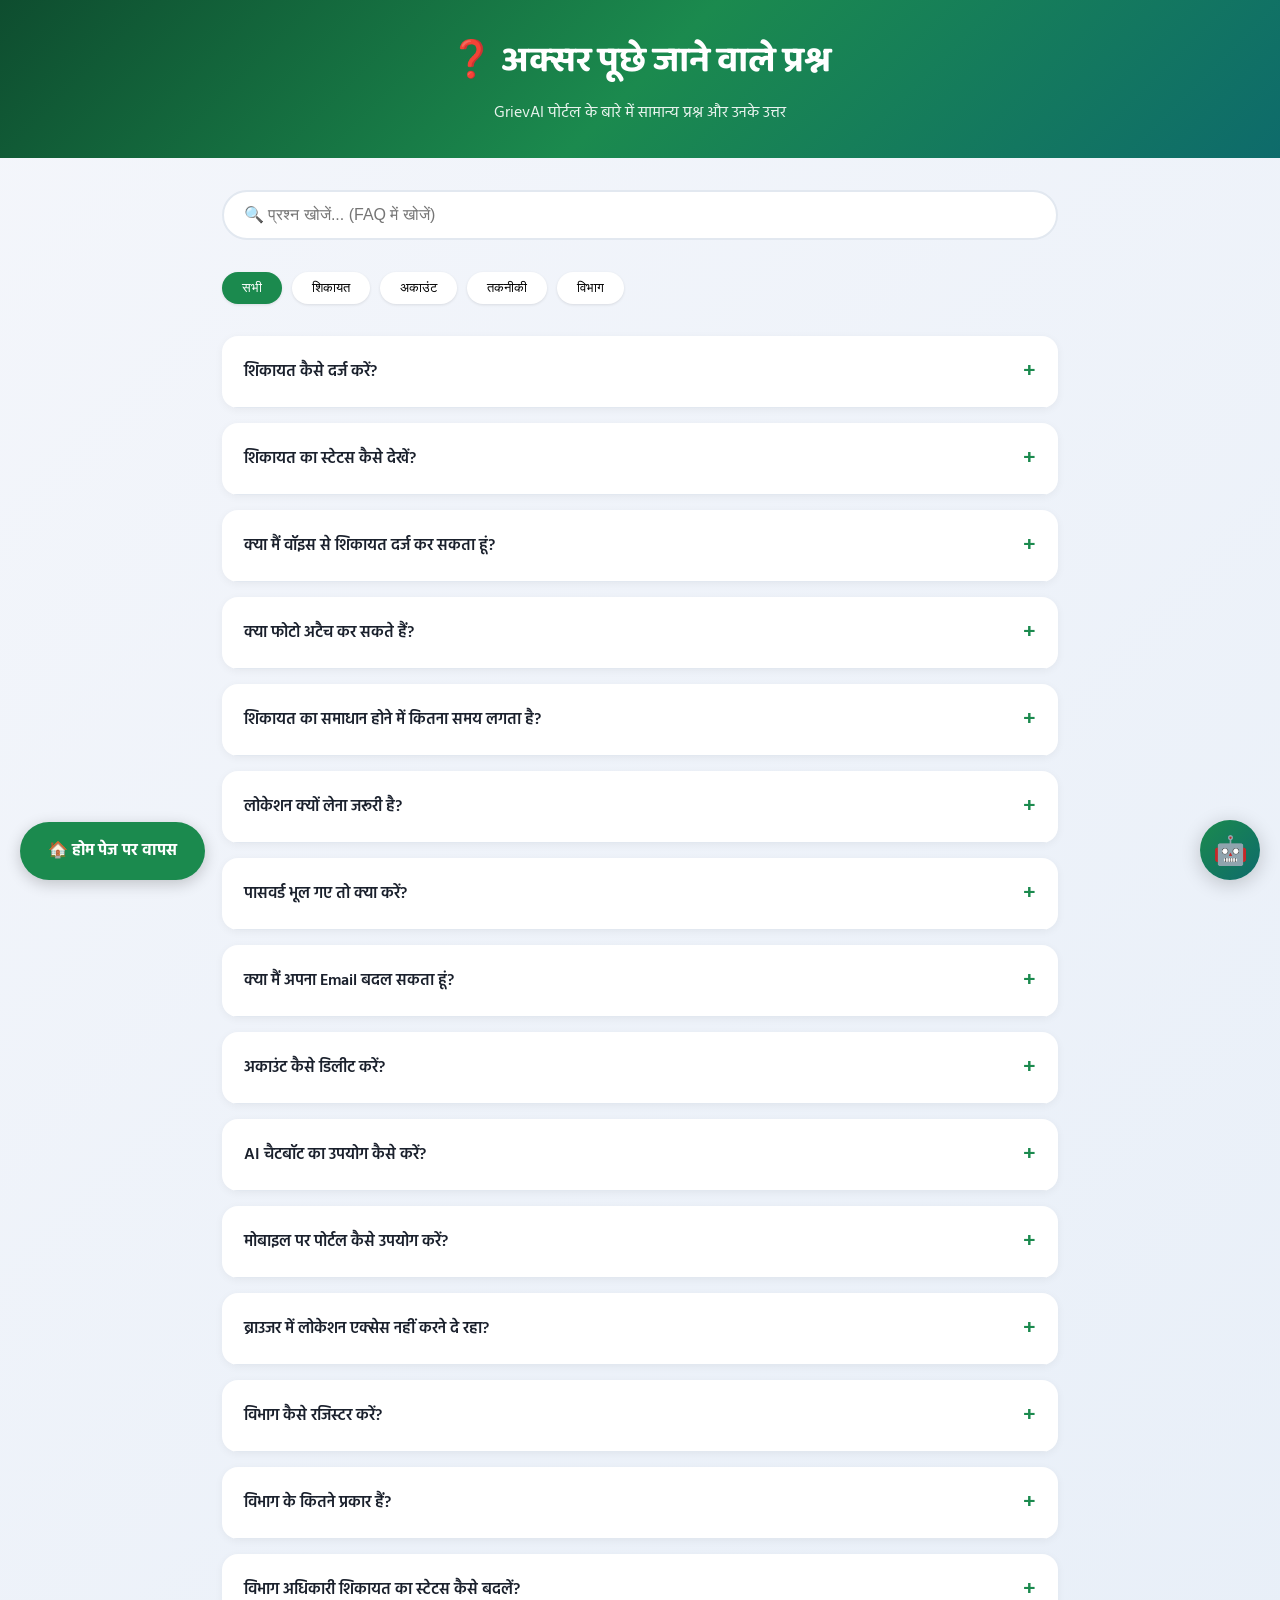
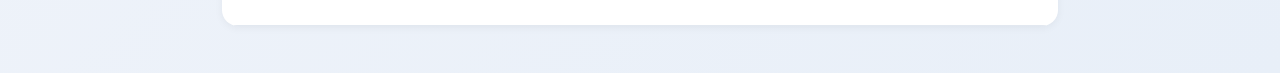
<file: templates/FAQ.html>
<!DOCTYPE html>
<html lang="hi">
<head>
<meta charset="UTF-8">
<meta name="viewport" content="width=device-width,initial-scale=1">
<title>FAQ – GrievAI मध्य प्रदेश</title>
<link rel="stylesheet" href="/static/css/style.css">
<style>
.faq-page { min-height:100vh; background: linear-gradient(135deg, #F4F6FB 0%, #E8EFF8 100%); }
.faq-header { background: linear-gradient(135deg, #0E4D2F 0%, #1B8A4E 50%, #0E6B6B 100%); padding: 2rem; color: #fff; text-align: center; }
.faq-header h1 { font-family: 'Baloo 2', sans-serif; font-size: 36px; margin-bottom: 10px; }
.faq-header p { opacity: 0.9; }
.faq-container { max-width: 900px; margin: 0 auto; padding: 2rem; }
.faq-search { margin-bottom: 2rem; }
.faq-search input { width: 100%; padding: 14px 20px; border: 2px solid #E2E8F0; border-radius: 50px; font-size: 16px; }
.faq-search input:focus { outline: none; border-color: #1B8A4E; }
.faq-categories { display: flex; gap: 10px; flex-wrap: wrap; margin-bottom: 2rem; }
.cat-btn { padding: 8px 20px; border: none; border-radius: 30px; background: #fff; cursor: pointer; font-weight: 500; transition: all 0.2s; box-shadow: 0 1px 3px rgba(0,0,0,0.1); }
.cat-btn.active { background: #1B8A4E; color: #fff; }
.cat-btn:hover { background: #1B8A4E; color: #fff; }
.faq-item { background: #fff; border-radius: 16px; margin-bottom: 15px; overflow: hidden; box-shadow: 0 2px 8px rgba(0,0,0,0.05); transition: all 0.2s; }
.faq-question { padding: 18px 22px; display: flex; justify-content: space-between; align-items: center; cursor: pointer; font-weight: 600; color: #1A202C; }
.faq-question:hover { background: #F7FAFF; }
.faq-question .icon { font-size: 22px; color: #1B8A4E; transition: transform 0.2s; }
.faq-answer { padding: 0 22px; max-height: 0; overflow: hidden; transition: max-height 0.3s ease, padding 0.3s ease; background: #F9FAFB; color: #4A5568; line-height: 1.6; border-top: 1px solid #E2E8F0; }
.faq-item.open .faq-answer { padding: 30px 22px; max-height: 300px; }
.faq-item.open .faq-question .icon { transform: rotate(45deg); }
.back-home { position: fixed; bottom: 20px; left:20px; background: #1B8A4E; color: #fff; padding: 16px 28px; border-radius: 50px; text-decoration: none; font-weight: bold; box-shadow: 0 4px 15px rgba(0,0,0,0.2); transition: all 0.2s; }
.back-home:hover { background: #0E6B6B; transform: scale(1.02); }
.no-results { text-align: center; padding: 40px; color: #718096; }
</style>
</head>
<body>
<div class="faq-page">
  <div class="faq-header">
    <h1>❓ अक्सर पूछे जाने वाले प्रश्न</h1>
    <p>GrievAI पोर्टल के बारे में सामान्य प्रश्न और उनके उत्तर</p>
  </div>

  <div class="faq-container">
    <div class="faq-search">
      <input type="text" id="searchInput" placeholder="🔍 प्रश्न खोजें... (FAQ में खोजें)">
    </div>

    <div class="faq-categories">
      <button class="cat-btn active" data-cat="all">सभी</button>
      <button class="cat-btn" data-cat="complaint">शिकायत</button>
      <button class="cat-btn" data-cat="account">अकाउंट</button>
      <button class="cat-btn" data-cat="technical">तकनीकी</button>
      <button class="cat-btn" data-cat="department">विभाग</button>
    </div>

    <div id="faqList"></div>
  </div>

  <a href="/" class="back-home">🏠 होम पेज पर वापस</a>
</div>

<script src="/static/js/chatbot.js"></script>
<script>
const faqData = [
  { id: 1, category: "complaint", question: "शिकायत कैसे दर्ज करें?", answer: "Citizen Portal में लॉगिन करें, 'नई शिकायत' टैब पर जाएं, सभी जानकारी भरें (नाम, शहर, विभाग, शिकायत विवरण), लोकेशन लेना अनिवार्य है, फिर 'शिकायत दर्ज करें' बटन पर क्लिक करें।" },
  { id: 2, category: "complaint", question: "शिकायत का स्टेटस कैसे देखें?", answer: "Citizen Dashboard में 'मेरी शिकायतें' टैब पर जाएं। वहां आपको सभी शिकायतों की स्थिति (लंबित/हल) दिखाई देगी।" },
  { id: 3, category: "complaint", question: "क्या मैं वॉइस से शिकायत दर्ज कर सकता हूं?", answer: "हां! 'नई शिकायत' में 'बोलें' बटन पर क्लिक करें, रिकॉर्डिंग शुरू करें और अपनी शिकायत बोलें। रिकॉर्डिंग बंद करने के बाद आप सुन सकते हैं।" },
  { id: 4, category: "complaint", question: "क्या फोटो अटैच कर सकते हैं?", answer: "हां, 'फोटो' बटन पर क्लिक करके आप शिकायत के साथ फोटो अपलोड कर सकते हैं। फोटो प्रीव्यू भी देख सकते हैं।" },
  { id: 5, category: "complaint", question: "शिकायत का समाधान होने में कितना समय लगता है?", answer: "साधारण शिकायतें 3-5 दिनों में, जटिल शिकायतें 7-10 दिनों में, और सभी शिकायतें अधिकतम 15 दिनों में समाधान कर दी जाती हैं।" },
  { id: 6, category: "complaint", question: "लोकेशन क्यों लेना जरूरी है?", answer: "लोकेशन से हमें आपकी समस्या के सटीक स्थान का पता चलता है, जिससे संबंधित विभाग तुरंत कार्रवाई कर पाता है। यह समाधान की प्रक्रिया को तेज करता है।" },
  { id: 7, category: "account", question: "पासवर्ड भूल गए तो क्या करें?", answer: "लॉगिन पेज पर 'पासवर्ड भूल गए?' लिंक पर क्लिक करें, अपना पंजीकृत Email दर्ज करें, OTP वेरिफिकेशन के बाद नया पासवर्ड सेट करें।" },
  { id: 8, category: "account", question: "क्या मैं अपना Email बदल सकता हूं?", answer: "नहीं, सुरक्षा कारणों से Email, मोबाइल नंबर और ID बदलने की सुविधा उपलब्ध नहीं है। कृपया रजिस्ट्रेशन के समय सही जानकारी दें।" },
  { id: 9, category: "account", question: "अकाउंट कैसे डिलीट करें?", answer: "अकाउंट डिलीट करने के लिए admin@grievai.com पर ईमेल करें या टोल फ्री नंबर पर कॉल करें।" },
  { id: 10, category: "technical", question: "AI चैटबॉट का उपयोग कैसे करें?", answer: "हर पेज के नीचे दाईं तरफ चैटबॉट आइकन है। उस पर क्लिक करें और अपना प्रश्न लिखें या बोलें। चैटबॉट आपको तुरंत जवाब देगा।" },
  { id: 11, category: "technical", question: "मोबाइल पर पोर्टल कैसे उपयोग करें?", answer: "पोर्टल मोबाइल फ्रेंडली है। आप किसी भी मोबाइल ब्राउजर से http://localhost:5000 पर जाकर उपयोग कर सकते हैं।" },
  { id: 12, category: "technical", question: "ब्राउजर में लोकेशन एक्सेस नहीं करने दे रहा?", answer: "ब्राउजर सेटिंग्स में जाकर लोकेशन परमिशन दें या दूसरे ब्राउजर (Chrome, Firefox) का उपयोग करें।" },
  { id: 13, category: "department", question: "विभाग कैसे रजिस्टर करें?", answer: "Department Portal में 'नया विभाग रजिस्टर करें' बटन पर क्लिक करें, सभी जानकारी भरें और सबमिट करें। Admin द्वारा verification के बाद ही आप लॉगिन कर पाएंगे।" },
  { id: 14, category: "department", question: "विभाग के कितने प्रकार हैं?", answer: "वर्तमान में 5 विभाग हैं: Water Supply, Electricity, Roads & PWD, Sanitation, Healthcare। आप अपनी शिकायत संबंधित विभाग में दर्ज कर सकते हैं।" },
  { id: 15, category: "department", question: "विभाग अधिकारी शिकायत का स्टेटस कैसे बदलें?", answer: "Department Dashboard में शिकायतों की लिस्ट में 'हल करें' बटन पर क्लिक करें। शिकायत हल होने के बाद नागरिक को नोटिफिकेशन मिलता है।" }
];

let currentCategory = "all";
let searchTerm = "";

function renderFAQs() {
  let filtered = faqData;
  
  if (currentCategory !== "all") {
    filtered = filtered.filter(f => f.category === currentCategory);
  }
  
  if (searchTerm) {
    filtered = filtered.filter(f => 
      f.question.toLowerCase().includes(searchTerm.toLowerCase()) || 
      f.answer.toLowerCase().includes(searchTerm.toLowerCase())
    );
  }
  
  const container = document.getElementById('faqList');
  if (filtered.length === 0) {
    container.innerHTML = '<div class="no-results">❌ कोई परिणाम नहीं मिला। कृपया दूसरा शब्द खोजें।</div>';
    return;
  }
  
  container.innerHTML = filtered.map(faq => `
    <div class="faq-item" data-id="${faq.id}">
      <div class="faq-question" onclick="toggleFAQ(${faq.id})">
        <span>${faq.question}</span>
        <span class="icon">+</span>
      </div>
      <div class="faq-answer">${faq.answer}</div>
    </div>
  `).join('');
}

function toggleFAQ(id) {
  const item = document.querySelector(`.faq-item[data-id="${id}"]`);
  if (item) {
    item.classList.toggle('open');
  }
}

// Category buttons
document.querySelectorAll('.cat-btn').forEach(btn => {
  btn.addEventListener('click', () => {
    document.querySelectorAll('.cat-btn').forEach(b => b.classList.remove('active'));
    btn.classList.add('active');
    currentCategory = btn.getAttribute('data-cat');
    renderFAQs();
  });
});

// Search input
document.getElementById('searchInput').addEventListener('input', (e) => {
  searchTerm = e.target.value;
  renderFAQs();
});

// Initial render
renderFAQs();

// Chatbot init
document.addEventListener('DOMContentLoaded', function() {
    if(typeof initChatbot === 'function') {
        initChatbot('guest', 'guest');
    }
});
</script>
<script src="/static/js/chatbot.js"></script>
<script>
document.addEventListener('DOMContentLoaded', function() {
    if(typeof initChatbot === 'function') {
        initChatbot('guest', 'guest');
    }
});
</script>
</body>
</html>
</file>
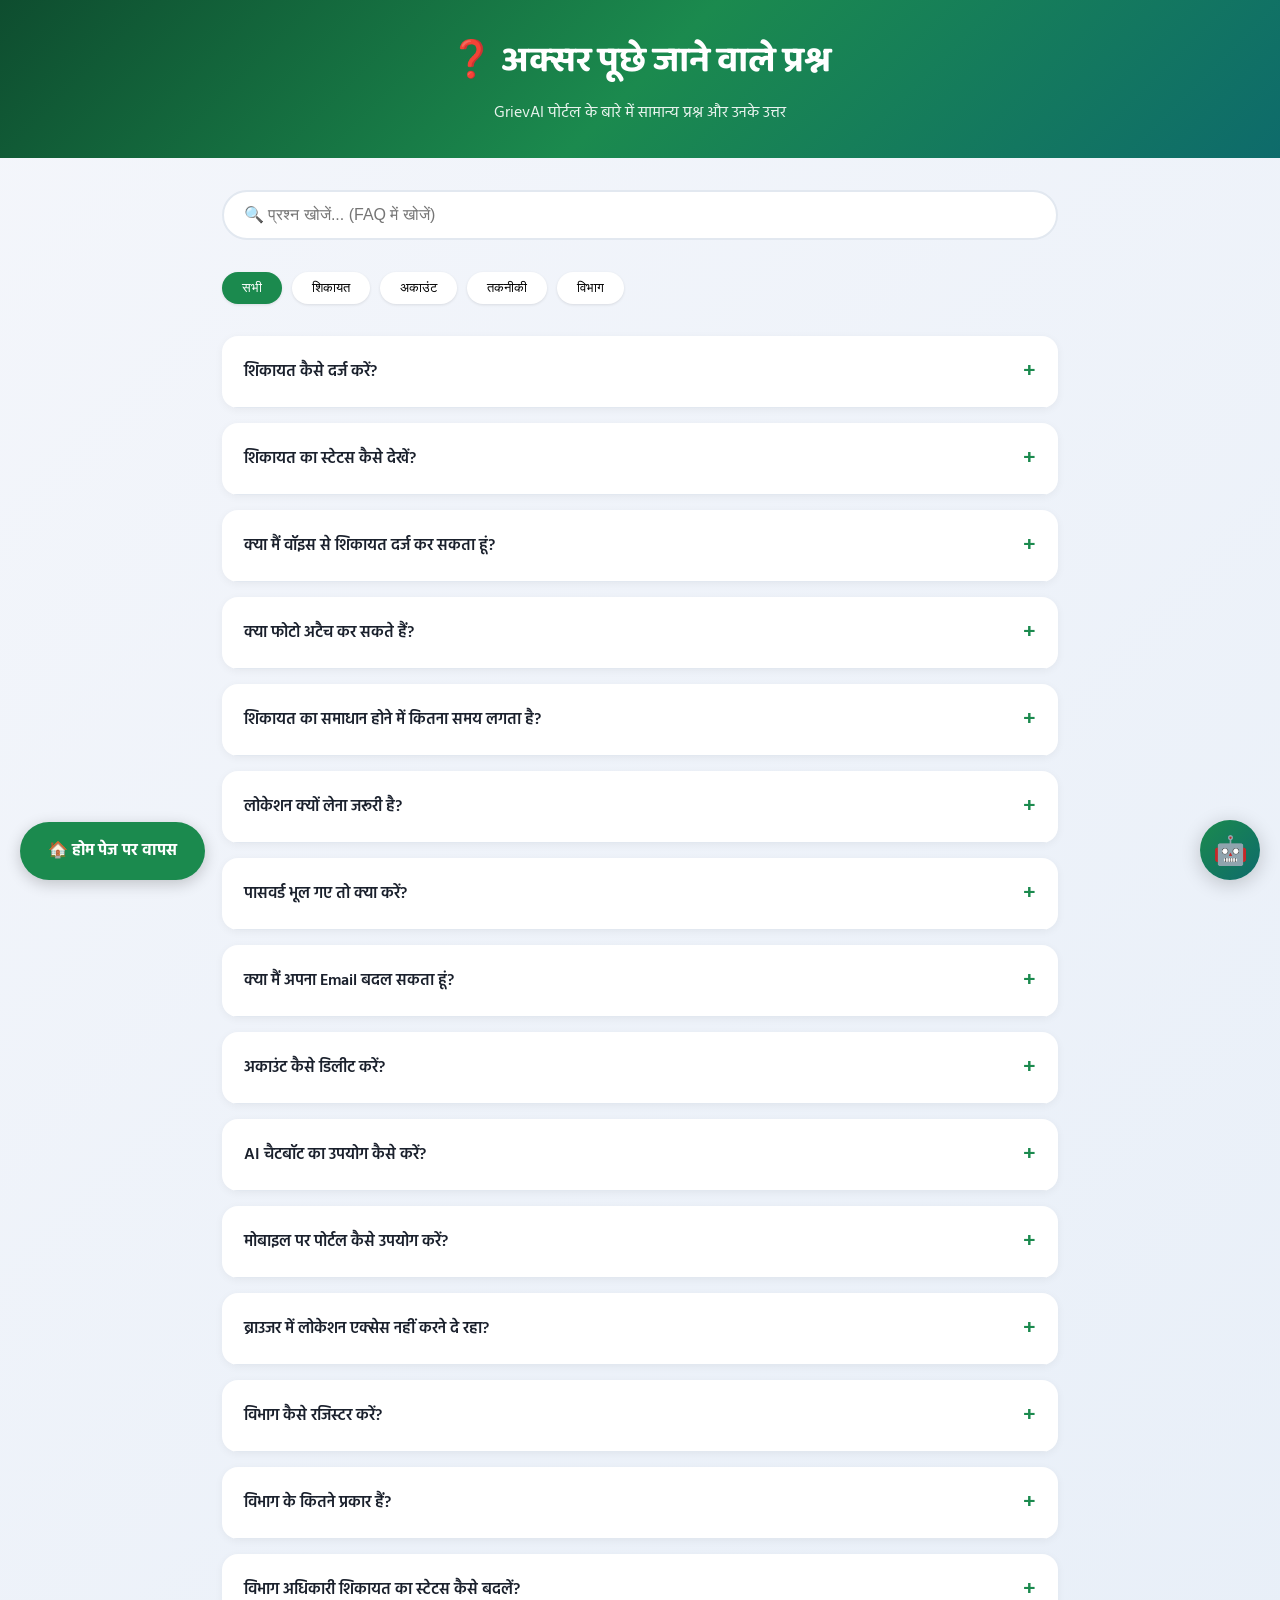
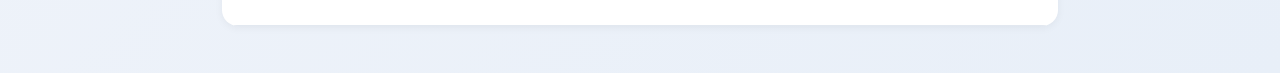
<file: templates/faq.html>
<!DOCTYPE html>
<html lang="hi">
<head>
<meta charset="UTF-8">
<meta name="viewport" content="width=device-width,initial-scale=1">
<title>FAQ – GrievAI मध्य प्रदेश</title>
<link rel="stylesheet" href="/static/css/style.css">
<style>
.faq-page { min-height:100vh; background: linear-gradient(135deg, #F4F6FB 0%, #E8EFF8 100%); }
.faq-header { background: linear-gradient(135deg, #0E4D2F 0%, #1B8A4E 50%, #0E6B6B 100%); padding: 2rem; color: #fff; text-align: center; }
.faq-header h1 { font-family: 'Baloo 2', sans-serif; font-size: 36px; margin-bottom: 10px; }
.faq-header p { opacity: 0.9; }
.faq-container { max-width: 900px; margin: 0 auto; padding: 2rem; }
.faq-search { margin-bottom: 2rem; }
.faq-search input { width: 100%; padding: 14px 20px; border: 2px solid #E2E8F0; border-radius: 50px; font-size: 16px; }
.faq-search input:focus { outline: none; border-color: #1B8A4E; }
.faq-categories { display: flex; gap: 10px; flex-wrap: wrap; margin-bottom: 2rem; }
.cat-btn { padding: 8px 20px; border: none; border-radius: 30px; background: #fff; cursor: pointer; font-weight: 500; transition: all 0.2s; box-shadow: 0 1px 3px rgba(0,0,0,0.1); }
.cat-btn.active { background: #1B8A4E; color: #fff; }
.cat-btn:hover { background: #1B8A4E; color: #fff; }
.faq-item { background: #fff; border-radius: 16px; margin-bottom: 15px; overflow: hidden; box-shadow: 0 2px 8px rgba(0,0,0,0.05); transition: all 0.2s; }
.faq-question { padding: 18px 22px; display: flex; justify-content: space-between; align-items: center; cursor: pointer; font-weight: 600; color: #1A202C; }
.faq-question:hover { background: #F7FAFF; }
.faq-question .icon { font-size: 22px; color: #1B8A4E; transition: transform 0.2s; }
.faq-answer { padding: 0 22px; max-height: 0; overflow: hidden; transition: max-height 0.3s ease, padding 0.3s ease; background: #F9FAFB; color: #4A5568; line-height: 1.6; border-top: 1px solid #E2E8F0; }
.faq-item.open .faq-answer { padding: 30px 22px; max-height: 300px; }
.faq-item.open .faq-question .icon { transform: rotate(45deg); }
.back-home { position: fixed; bottom: 20px; left:20px; background: #1B8A4E; color: #fff; padding: 16px 28px; border-radius: 50px; text-decoration: none; font-weight: bold; box-shadow: 0 4px 15px rgba(0,0,0,0.2); transition: all 0.2s; }
.back-home:hover { background: #0E6B6B; transform: scale(1.02); }
.no-results { text-align: center; padding: 40px; color: #718096; }
</style>
</head>
<body>
<div class="faq-page">
  <div class="faq-header">
    <h1>❓ अक्सर पूछे जाने वाले प्रश्न</h1>
    <p>GrievAI पोर्टल के बारे में सामान्य प्रश्न और उनके उत्तर</p>
  </div>

  <div class="faq-container">
    <div class="faq-search">
      <input type="text" id="searchInput" placeholder="🔍 प्रश्न खोजें... (FAQ में खोजें)">
    </div>

    <div class="faq-categories">
      <button class="cat-btn active" data-cat="all">सभी</button>
      <button class="cat-btn" data-cat="complaint">शिकायत</button>
      <button class="cat-btn" data-cat="account">अकाउंट</button>
      <button class="cat-btn" data-cat="technical">तकनीकी</button>
      <button class="cat-btn" data-cat="department">विभाग</button>
    </div>

    <div id="faqList"></div>
  </div>

  <a href="/" class="back-home">🏠 होम पेज पर वापस</a>
</div>

<script src="/static/js/chatbot.js"></script>
<script>
const faqData = [
  { id: 1, category: "complaint", question: "शिकायत कैसे दर्ज करें?", answer: "Citizen Portal में लॉगिन करें, 'नई शिकायत' टैब पर जाएं, सभी जानकारी भरें (नाम, शहर, विभाग, शिकायत विवरण), लोकेशन लेना अनिवार्य है, फिर 'शिकायत दर्ज करें' बटन पर क्लिक करें।" },
  { id: 2, category: "complaint", question: "शिकायत का स्टेटस कैसे देखें?", answer: "Citizen Dashboard में 'मेरी शिकायतें' टैब पर जाएं। वहां आपको सभी शिकायतों की स्थिति (लंबित/हल) दिखाई देगी।" },
  { id: 3, category: "complaint", question: "क्या मैं वॉइस से शिकायत दर्ज कर सकता हूं?", answer: "हां! 'नई शिकायत' में 'बोलें' बटन पर क्लिक करें, रिकॉर्डिंग शुरू करें और अपनी शिकायत बोलें। रिकॉर्डिंग बंद करने के बाद आप सुन सकते हैं।" },
  { id: 4, category: "complaint", question: "क्या फोटो अटैच कर सकते हैं?", answer: "हां, 'फोटो' बटन पर क्लिक करके आप शिकायत के साथ फोटो अपलोड कर सकते हैं। फोटो प्रीव्यू भी देख सकते हैं।" },
  { id: 5, category: "complaint", question: "शिकायत का समाधान होने में कितना समय लगता है?", answer: "साधारण शिकायतें 3-5 दिनों में, जटिल शिकायतें 7-10 दिनों में, और सभी शिकायतें अधिकतम 15 दिनों में समाधान कर दी जाती हैं।" },
  { id: 6, category: "complaint", question: "लोकेशन क्यों लेना जरूरी है?", answer: "लोकेशन से हमें आपकी समस्या के सटीक स्थान का पता चलता है, जिससे संबंधित विभाग तुरंत कार्रवाई कर पाता है। यह समाधान की प्रक्रिया को तेज करता है।" },
  { id: 7, category: "account", question: "पासवर्ड भूल गए तो क्या करें?", answer: "लॉगिन पेज पर 'पासवर्ड भूल गए?' लिंक पर क्लिक करें, अपना पंजीकृत Email दर्ज करें, OTP वेरिफिकेशन के बाद नया पासवर्ड सेट करें।" },
  { id: 8, category: "account", question: "क्या मैं अपना Email बदल सकता हूं?", answer: "नहीं, सुरक्षा कारणों से Email, मोबाइल नंबर और ID बदलने की सुविधा उपलब्ध नहीं है। कृपया रजिस्ट्रेशन के समय सही जानकारी दें।" },
  { id: 9, category: "account", question: "अकाउंट कैसे डिलीट करें?", answer: "अकाउंट डिलीट करने के लिए admin@grievai.com पर ईमेल करें या टोल फ्री नंबर पर कॉल करें।" },
  { id: 10, category: "technical", question: "AI चैटबॉट का उपयोग कैसे करें?", answer: "हर पेज के नीचे दाईं तरफ चैटबॉट आइकन है। उस पर क्लिक करें और अपना प्रश्न लिखें या बोलें। चैटबॉट आपको तुरंत जवाब देगा।" },
  { id: 11, category: "technical", question: "मोबाइल पर पोर्टल कैसे उपयोग करें?", answer: "पोर्टल मोबाइल फ्रेंडली है। आप किसी भी मोबाइल ब्राउजर से http://localhost:5000 पर जाकर उपयोग कर सकते हैं।" },
  { id: 12, category: "technical", question: "ब्राउजर में लोकेशन एक्सेस नहीं करने दे रहा?", answer: "ब्राउजर सेटिंग्स में जाकर लोकेशन परमिशन दें या दूसरे ब्राउजर (Chrome, Firefox) का उपयोग करें।" },
  { id: 13, category: "department", question: "विभाग कैसे रजिस्टर करें?", answer: "Department Portal में 'नया विभाग रजिस्टर करें' बटन पर क्लिक करें, सभी जानकारी भरें और सबमिट करें। Admin द्वारा verification के बाद ही आप लॉगिन कर पाएंगे।" },
  { id: 14, category: "department", question: "विभाग के कितने प्रकार हैं?", answer: "वर्तमान में 5 विभाग हैं: Water Supply, Electricity, Roads & PWD, Sanitation, Healthcare। आप अपनी शिकायत संबंधित विभाग में दर्ज कर सकते हैं।" },
  { id: 15, category: "department", question: "विभाग अधिकारी शिकायत का स्टेटस कैसे बदलें?", answer: "Department Dashboard में शिकायतों की लिस्ट में 'हल करें' बटन पर क्लिक करें। शिकायत हल होने के बाद नागरिक को नोटिफिकेशन मिलता है।" }
];

let currentCategory = "all";
let searchTerm = "";

function renderFAQs() {
  let filtered = faqData;
  
  if (currentCategory !== "all") {
    filtered = filtered.filter(f => f.category === currentCategory);
  }
  
  if (searchTerm) {
    filtered = filtered.filter(f => 
      f.question.toLowerCase().includes(searchTerm.toLowerCase()) || 
      f.answer.toLowerCase().includes(searchTerm.toLowerCase())
    );
  }
  
  const container = document.getElementById('faqList');
  if (filtered.length === 0) {
    container.innerHTML = '<div class="no-results">❌ कोई परिणाम नहीं मिला। कृपया दूसरा शब्द खोजें।</div>';
    return;
  }
  
  container.innerHTML = filtered.map(faq => `
    <div class="faq-item" data-id="${faq.id}">
      <div class="faq-question" onclick="toggleFAQ(${faq.id})">
        <span>${faq.question}</span>
        <span class="icon">+</span>
      </div>
      <div class="faq-answer">${faq.answer}</div>
    </div>
  `).join('');
}

function toggleFAQ(id) {
  const item = document.querySelector(`.faq-item[data-id="${id}"]`);
  if (item) {
    item.classList.toggle('open');
  }
}

// Category buttons
document.querySelectorAll('.cat-btn').forEach(btn => {
  btn.addEventListener('click', () => {
    document.querySelectorAll('.cat-btn').forEach(b => b.classList.remove('active'));
    btn.classList.add('active');
    currentCategory = btn.getAttribute('data-cat');
    renderFAQs();
  });
});

// Search input
document.getElementById('searchInput').addEventListener('input', (e) => {
  searchTerm = e.target.value;
  renderFAQs();
});

// Initial render
renderFAQs();

// Chatbot init
document.addEventListener('DOMContentLoaded', function() {
    if(typeof initChatbot === 'function') {
        initChatbot('guest', 'guest');
    }
});
</script>
<script src="/static/js/chatbot.js"></script>
<script>
document.addEventListener('DOMContentLoaded', function() {
    if(typeof initChatbot === 'function') {
        initChatbot('guest', 'guest');
    }
});
</script>
</body>
</html>
</file>
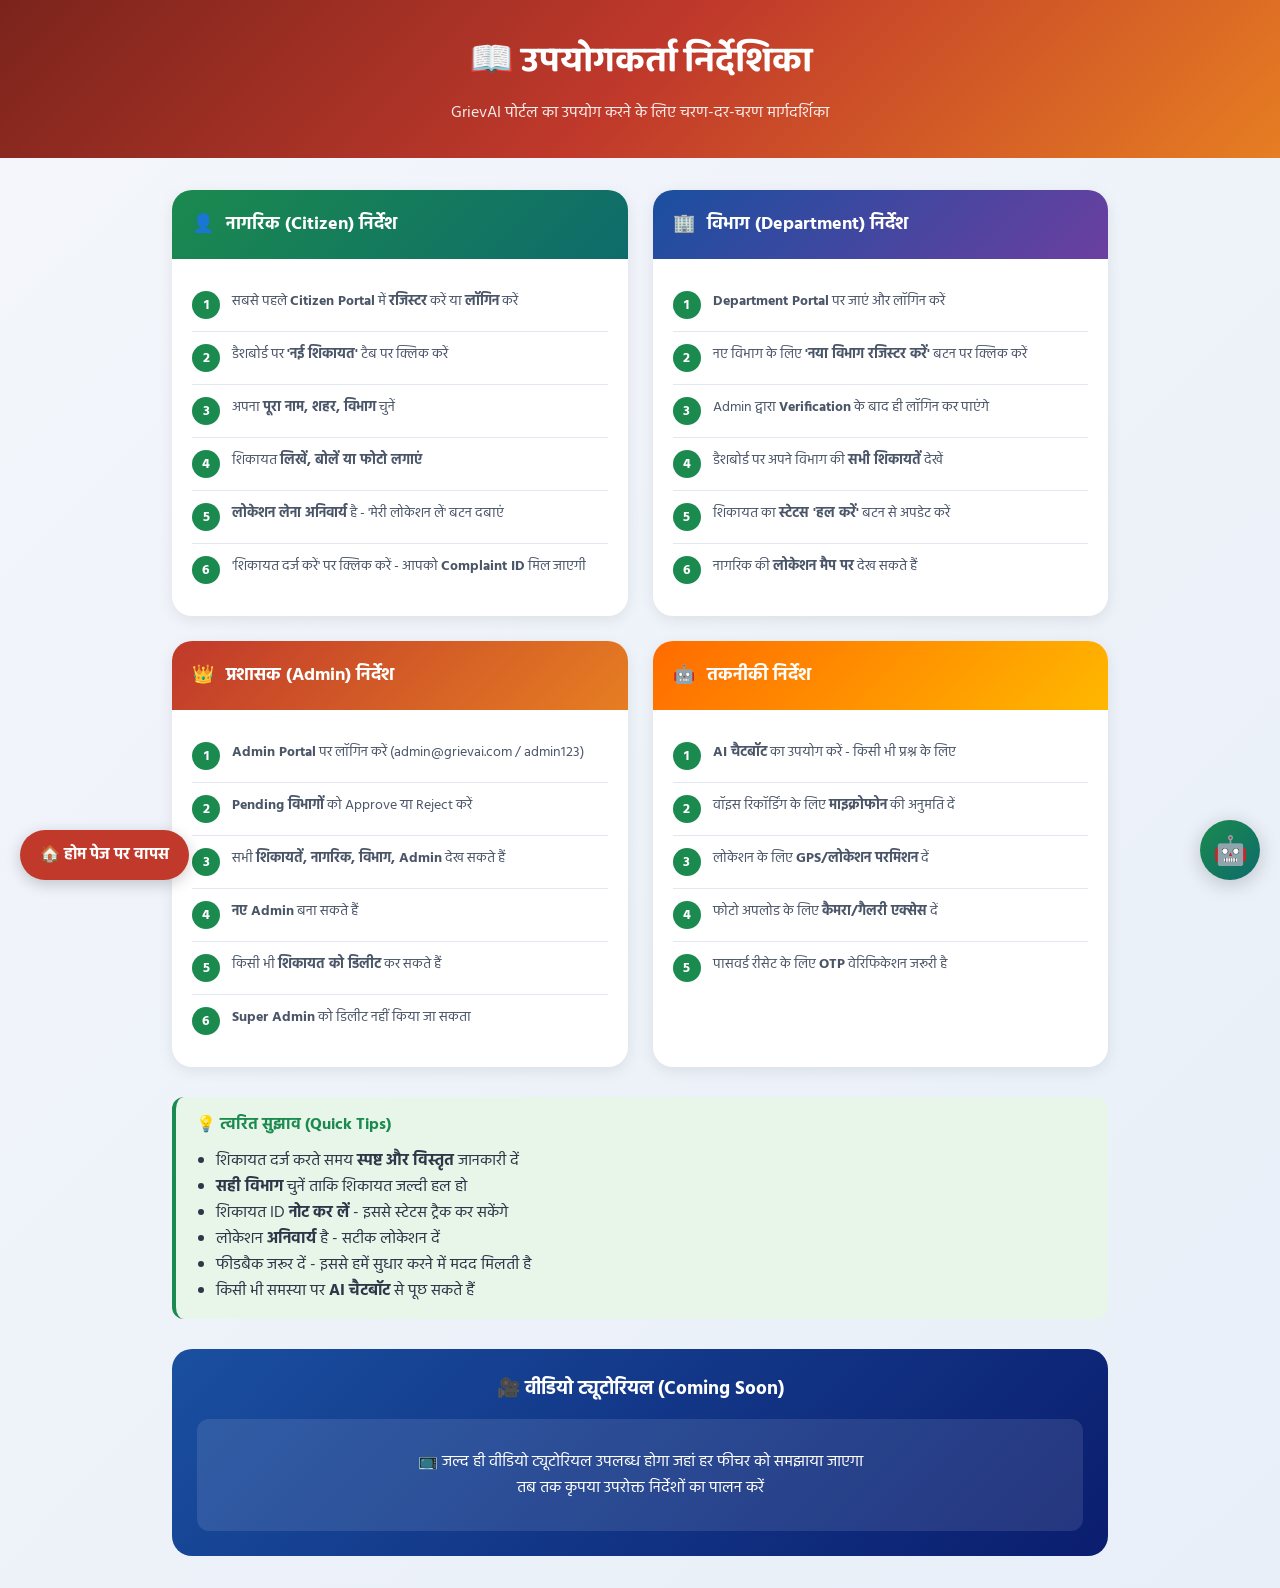
<file: templates/instructions.html>
<!DOCTYPE html>
<html lang="hi">
<head>
<meta charset="UTF-8">
<meta name="viewport" content="width=device-width,initial-scale=1">
<title>निर्देश – GrievAI मध्य प्रदेश</title>
<link rel="stylesheet" href="/static/css/style.css">
<style>
.instructions-page { min-height:100vh; background: linear-gradient(135deg, #F4F6FB 0%, #E8EFF8 100%); }
.instructions-header { background: linear-gradient(135deg, #7B241C 0%, #C0392B 50%, #E67E22 100%); padding: 2rem; color: #fff; text-align: center; }
.instructions-header h1 { font-family: 'Baloo 2', sans-serif; font-size: 36px; margin-bottom: 10px; }
.instructions-header p { opacity: 0.9; }
.instructions-container { max-width: 1000px; margin: 0 auto; padding: 2rem; }
.instructions-grid { display: grid; grid-template-columns: repeat(auto-fit, minmax(300px, 1fr)); gap: 25px; margin-bottom: 30px; }
.instruction-card { background: #fff; border-radius: 20px; overflow: hidden; box-shadow: 0 4px 15px rgba(0,0,0,0.08); transition: transform 0.2s; }
.instruction-card:hover { transform: translateY(-5px); }
.instruction-card-header { padding: 20px; color: #fff; font-weight: bold; font-size: 18px; display: flex; align-items: center; gap: 12px; }
.card-citizen { background: linear-gradient(135deg, #1B8A4E, #0E6B6B); }
.card-dept { background: linear-gradient(135deg, #1A4FA0, #6B3FA0); }
.card-admin { background: linear-gradient(135deg, #C0392B, #E67E22); }
.card-tech { background: linear-gradient(135deg, #FF6B00, #FFB800); }
.instruction-card-body { padding: 20px; }
.instruction-step { padding: 12px 0; border-bottom: 1px solid #E2E8F0; display: flex; gap: 12px; align-items: flex-start; }
.instruction-step:last-child { border-bottom: none; }
.step-num { width: 28px; height: 28px; background: #1B8A4E; color: #fff; border-radius: 50%; display: flex; align-items: center; justify-content: center; font-size: 14px; font-weight: bold; flex-shrink: 0; }
.step-text { flex: 1; font-size: 14px; color: #4A5568; line-height: 1.5; }
.video-tutorial { background: linear-gradient(135deg, #1A4FA0, #0B1D6E); border-radius: 20px; padding: 25px; color: #fff; text-align: center; margin-top: 30px; }
.video-tutorial h3 { margin-bottom: 10px; }
.video-placeholder { background: rgba(255,255,255,0.1); border-radius: 12px; padding: 30px; margin-top: 15px; }
.back-home { position: fixed; bottom: 20px; left: 20px; background: #C0392B; color: #fff; padding: 12px 20px; border-radius: 50px; text-decoration: none; font-weight: bold; box-shadow: 0 4px 15px rgba(0,0,0,0.2); transition: all 0.2s; }
.back-home:hover { background: #A93226; transform: scale(1.02); }
.quick-tips { background: #E8F5E9; border-left: 4px solid #1B8A4E; padding: 15px 20px; border-radius: 12px; margin-top: 25px; }
.quick-tips h4 { color: #1B8A4E; margin-bottom: 10px; }
.quick-tips ul { margin-left: 20px; color: #2D3748; }
</style>
</head>
<body>
<div class="instructions-page">
  <div class="instructions-header">
    <h1>📖 उपयोगकर्ता निर्देशिका</h1>
    <p>GrievAI पोर्टल का उपयोग करने के लिए चरण-दर-चरण मार्गदर्शिका</p>
  </div>

  <div class="instructions-container">
    <div class="instructions-grid">
      <!-- Citizen Instructions -->
      <div class="instruction-card">
        <div class="instruction-card-header card-citizen">
          <span>👤</span> नागरिक (Citizen) निर्देश
        </div>
        <div class="instruction-card-body">
          <div class="instruction-step">
            <div class="step-num">1</div>
            <div class="step-text">सबसे पहले <strong>Citizen Portal</strong> में <strong>रजिस्टर</strong> करें या <strong>लॉगिन</strong> करें</div>
          </div>
          <div class="instruction-step">
            <div class="step-num">2</div>
            <div class="step-text">डैशबोर्ड पर <strong>'नई शिकायत'</strong> टैब पर क्लिक करें</div>
          </div>
          <div class="instruction-step">
            <div class="step-num">3</div>
            <div class="step-text">अपना <strong>पूरा नाम, शहर, विभाग</strong> चुनें</div>
          </div>
          <div class="instruction-step">
            <div class="step-num">4</div>
            <div class="step-text">शिकायत <strong>लिखें, बोलें या फोटो लगाएं</strong></div>
          </div>
          <div class="instruction-step">
            <div class="step-num">5</div>
            <div class="step-text"><strong>लोकेशन लेना अनिवार्य</strong> है - 'मेरी लोकेशन लें' बटन दबाएं</div>
          </div>
          <div class="instruction-step">
            <div class="step-num">6</div>
            <div class="step-text">'शिकायत दर्ज करें' पर क्लिक करें - आपको <strong>Complaint ID</strong> मिल जाएगी</div>
          </div>
        </div>
      </div>

      <!-- Department Instructions -->
      <div class="instruction-card">
        <div class="instruction-card-header card-dept">
          <span>🏢</span> विभाग (Department) निर्देश
        </div>
        <div class="instruction-card-body">
          <div class="instruction-step">
            <div class="step-num">1</div>
            <div class="step-text"><strong>Department Portal</strong> पर जाएं और लॉगिन करें</div>
          </div>
          <div class="instruction-step">
            <div class="step-num">2</div>
            <div class="step-text">नए विभाग के लिए <strong>'नया विभाग रजिस्टर करें'</strong> बटन पर क्लिक करें</div>
          </div>
          <div class="instruction-step">
            <div class="step-num">3</div>
            <div class="step-text">Admin द्वारा <strong>Verification</strong> के बाद ही लॉगिन कर पाएंगे</div>
          </div>
          <div class="instruction-step">
            <div class="step-num">4</div>
            <div class="step-text">डैशबोर्ड पर अपने विभाग की <strong>सभी शिकायतें</strong> देखें</div>
          </div>
          <div class="instruction-step">
            <div class="step-num">5</div>
            <div class="step-text">शिकायत का <strong>स्टेटस 'हल करें'</strong> बटन से अपडेट करें</div>
          </div>
          <div class="instruction-step">
            <div class="step-num">6</div>
            <div class="step-text">नागरिक की <strong>लोकेशन मैप पर</strong> देख सकते हैं</div>
          </div>
        </div>
      </div>

      <!-- Admin Instructions -->
      <div class="instruction-card">
        <div class="instruction-card-header card-admin">
          <span>👑</span> प्रशासक (Admin) निर्देश
        </div>
        <div class="instruction-card-body">
          <div class="instruction-step">
            <div class="step-num">1</div>
            <div class="step-text"><strong>Admin Portal</strong> पर लॉगिन करें (admin@grievai.com / admin123)</div>
          </div>
          <div class="instruction-step">
            <div class="step-num">2</div>
            <div class="step-text"><strong>Pending विभागों</strong> को Approve या Reject करें</div>
          </div>
          <div class="instruction-step">
            <div class="step-num">3</div>
            <div class="step-text">सभी <strong>शिकायतें, नागरिक, विभाग, Admin</strong> देख सकते हैं</div>
          </div>
          <div class="instruction-step">
            <div class="step-num">4</div>
            <div class="step-text"><strong>नए Admin</strong> बना सकते हैं</div>
          </div>
          <div class="instruction-step">
            <div class="step-num">5</div>
            <div class="step-text">किसी भी <strong>शिकायत को डिलीट</strong> कर सकते हैं</div>
          </div>
          <div class="instruction-step">
            <div class="step-num">6</div>
            <div class="step-text"><strong>Super Admin</strong> को डिलीट नहीं किया जा सकता</div>
          </div>
        </div>
      </div>

      <!-- Technical Instructions -->
      <div class="instruction-card">
        <div class="instruction-card-header card-tech">
          <span>🤖</span> तकनीकी निर्देश
        </div>
        <div class="instruction-card-body">
          <div class="instruction-step">
            <div class="step-num">1</div>
            <div class="step-text"><strong>AI चैटबॉट</strong> का उपयोग करें - किसी भी प्रश्न के लिए</div>
          </div>
          <div class="instruction-step">
            <div class="step-num">2</div>
            <div class="step-text">वॉइस रिकॉर्डिंग के लिए <strong>माइक्रोफोन</strong> की अनुमति दें</div>
          </div>
          <div class="instruction-step">
            <div class="step-num">3</div>
            <div class="step-text">लोकेशन के लिए <strong>GPS/लोकेशन परमिशन</strong> दें</div>
          </div>
          <div class="instruction-step">
            <div class="step-num">4</div>
            <div class="step-text">फोटो अपलोड के लिए <strong>कैमरा/गैलरी एक्सेस</strong> दें</div>
          </div>
          <div class="instruction-step">
            <div class="step-num">5</div>
            <div class="step-text">पासवर्ड रीसेट के लिए <strong>OTP</strong> वेरिफिकेशन जरूरी है</div>
          </div>
        </div>
      </div>
    </div>

    <div class="quick-tips">
      <h4>💡 त्वरित सुझाव (Quick Tips)</h4>
      <ul>
        <li>शिकायत दर्ज करते समय <strong>स्पष्ट और विस्तृत</strong> जानकारी दें</li>
        <li><strong>सही विभाग</strong> चुनें ताकि शिकायत जल्दी हल हो</li>
        <li>शिकायत ID <strong>नोट कर लें</strong> - इससे स्टेटस ट्रैक कर सकेंगे</li>
        <li>लोकेशन <strong>अनिवार्य</strong> है - सटीक लोकेशन दें</li>
        <li>फीडबैक जरूर दें - इससे हमें सुधार करने में मदद मिलती है</li>
        <li>किसी भी समस्या पर <strong>AI चैटबॉट</strong> से पूछ सकते हैं</li>
      </ul>
    </div>

    <div class="video-tutorial">
      <h3>🎥 वीडियो ट्यूटोरियल (Coming Soon)</h3>
      <div class="video-placeholder">
        <p>📺 जल्द ही वीडियो ट्यूटोरियल उपलब्ध होगा जहां हर फीचर को समझाया जाएगा</p>
        <p>तब तक कृपया उपरोक्त निर्देशों का पालन करें</p>
      </div>
    </div>
  </div>

  <a href="/" class="back-home">🏠 होम पेज पर वापस</a>
</div>

<script src="/static/js/chatbot.js"></script>
<script>
document.addEventListener('DOMContentLoaded', function() {
    if(typeof initChatbot === 'function') {
        initChatbot('guest', 'guest');
    }
});
</script>
<script src="/static/js/chatbot.js"></script>
<script>
document.addEventListener('DOMContentLoaded', function() {
    if(typeof initChatbot === 'function') {
        initChatbot('guest', 'guest');
    }
});
</script>
</body>
</html>
</file>
<file: static/css/style.css>
@import url('https://fonts.googleapis.com/css2?family=Baloo+2:wght@400;500;600;700;800&family=Hind:wght@400;500;600&display=swap');

*, *::before, *::after { margin: 0; padding: 0; box-sizing: border-box; }

:root {
  --orange: #FF6B00; --deep-orange: #B34500; --yellow: #FFB800;
  --green: #1B8A4E; --teal: #0E6B6B; --blue: #1A4FA0;
  --purple: #6B3FA0; --red: #C0392B; --dark-red: #922B21;
  --white: #ffffff; --light-bg: #F4F6FB; --border: #E2E8F0;
  --text: #1A202C; --text-muted: #718096;
  --success: #1B8A4E; --warning: #D69E2E; --danger: #C0392B;
  --radius: 12px; --radius-sm: 8px; --shadow: 0 4px 20px rgba(0,0,0,0.1);
}

body { font-family: 'Hind', sans-serif; background: var(--light-bg); color: var(--text); }

/* ── GRADIENT BACKGROUNDS ── */
.bg-citizen  { background: linear-gradient(135deg, #0E4D2F 0%, #1B8A4E 35%, #0E6B6B 65%, #1A4FA0 100%); }
.bg-dept     { background: linear-gradient(135deg, #0B1D6E 0%, #1A4FA0 40%, #6B3FA0 80%, #9B59B6 100%); }
.bg-admin    { background: linear-gradient(135deg, #7B241C 0%, #C0392B 40%, #E67E22 75%, #FF6B00 100%); }
.bg-home     { background: linear-gradient(135deg, #0B1D6E 0%, #1A4FA0 30%, #0E6B6B 60%, #1B8A4E 100%); }

/* ── CARDS ── */
.card {
  background: var(--white); border-radius: var(--radius);
  box-shadow: var(--shadow); overflow: hidden;
}
.card-header {
  padding: 1.25rem 1.5rem; border-bottom: 1px solid var(--border);
  display: flex; align-items: center; gap: 10px;
}
.card-body { padding: 1.5rem; }

/* ── BUTTONS ── */
.btn {
  display: inline-flex; align-items: center; justify-content: center; gap: 7px;
  padding: 10px 20px; border-radius: var(--radius-sm); border: none;
  font-family: 'Baloo 2', sans-serif; font-size: 14px; font-weight: 600;
  cursor: pointer; transition: all 0.2s; text-decoration: none;
}
.btn-primary   { background: linear-gradient(90deg, var(--blue), var(--purple)); color: #fff; }
.btn-success   { background: linear-gradient(90deg, var(--green), var(--teal)); color: #fff; }
.btn-danger    { background: linear-gradient(90deg, var(--red), var(--orange)); color: #fff; }
.btn-orange    { background: linear-gradient(90deg, var(--orange), var(--yellow)); color: #fff; }
.btn-secondary { background: var(--light-bg); color: var(--text); border: 1px solid var(--border); }
.btn:hover     { opacity: 0.88; transform: translateY(-1px); }
.btn-full      { width: 100%; }
.btn-sm        { padding: 6px 12px; font-size: 12px; }

/* ── FORMS ── */
.form-group { margin-bottom: 1.1rem; }
.form-label { display: block; font-size: 13px; font-weight: 600; color: var(--text); margin-bottom: 5px; }
.form-control {
  width: 100%; padding: 10px 14px; border: 1.5px solid var(--border);
  border-radius: var(--radius-sm); font-size: 14px; font-family: 'Hind', sans-serif;
  transition: border-color 0.2s; background: #fff; color: var(--text);
}
.form-control:focus { outline: none; border-color: var(--blue); box-shadow: 0 0 0 3px rgba(26,79,160,0.1); }
.form-control option { color: var(--text); }

/* ── TABS ── */
.tabs { display: flex; border-bottom: 2px solid var(--border); margin-bottom: 1.5rem; }
.tab-btn {
  padding: 10px 20px; border: none; background: none; cursor: pointer;
  font-family: 'Baloo 2', sans-serif; font-size: 14px; font-weight: 600;
  color: var(--text-muted); border-bottom: 2px solid transparent; margin-bottom: -2px;
  transition: all 0.2s;
}
.tab-btn.active { color: var(--blue); border-bottom-color: var(--blue); }
.tab-content { display: none; }
.tab-content.active { display: block; }

/* ── STATS CARDS ── */
.stats-grid { display: grid; grid-template-columns: repeat(auto-fit, minmax(140px,1fr)); gap: 14px; margin-bottom: 1.5rem; }
.stat-card {
  border-radius: var(--radius); padding: 1.1rem 1rem; text-align: center; color: #fff; position: relative; overflow: hidden;
}
.stat-card::after { content:''; position:absolute; top:-15px; right:-15px; width:70px; height:70px; border-radius:50%; background:rgba(255,255,255,0.1); }
.stat-card.blue   { background: linear-gradient(135deg, var(--blue), #2980B9); }
.stat-card.orange { background: linear-gradient(135deg, var(--orange), var(--yellow)); }
.stat-card.green  { background: linear-gradient(135deg, var(--green), var(--teal)); }
.stat-card.red    { background: linear-gradient(135deg, var(--red), var(--dark-red)); }
.stat-card.purple { background: linear-gradient(135deg, var(--purple), #9B59B6); }
.stat-num  { font-family:'Baloo 2',sans-serif; font-size:28px; font-weight:800; line-height:1; }
.stat-label { font-size:12px; opacity:0.9; margin-top:3px; }

/* ── TABLE ── */
.table-wrap { overflow-x: auto; border-radius: var(--radius-sm); border: 1px solid var(--border); }
table { width: 100%; border-collapse: collapse; font-size: 13.5px; }
thead th { background: linear-gradient(90deg, #F7FAFF, #EFF6FF); padding: 11px 13px; text-align:left; font-weight:600; color: var(--blue); border-bottom: 2px solid var(--border); white-space:nowrap; }
tbody td { padding: 10px 13px; border-bottom: 1px solid var(--border); vertical-align: middle; }
tbody tr:last-child td { border-bottom: none; }
tbody tr:hover { background: #F7FAFF; }

/* ── BADGES ── */
.badge { display:inline-block; padding:3px 10px; border-radius:20px; font-size:11.5px; font-weight:600; }
.badge-pending  { background:#FFF3CD; color:#856404; }
.badge-resolved { background:#D1FAE5; color:#065F46; }
.badge-info     { background:#DBEAFE; color:#1E40AF; }

/* ── ALERT ── */
.alert { padding: 11px 15px; border-radius: var(--radius-sm); font-size: 13.5px; margin-bottom: 1rem; display:none; }
.alert-success { background:#D1FAE5; color:#065F46; border-left: 4px solid var(--green); }
.alert-danger  { background:#FEE2E2; color:#991B1B; border-left: 4px solid var(--red); }
.alert.show    { display:block; }

/* ── HEADER ── */
.topbar {
  display:flex; align-items:center; justify-content:space-between;
  padding: 0.9rem 1.5rem; color:#fff; position:sticky; top:0; z-index:100;
}
.topbar-left { display:flex; align-items:center; gap:10px; }
.topbar-logo { font-family:'Baloo 2',sans-serif; font-size:20px; font-weight:800; }
.topbar-sub  { font-size:11px; opacity:0.7; letter-spacing:1px; }
.topbar-right { display:flex; align-items:center; gap:10px; }
.user-info   { font-size:13px; opacity:0.85; }

/* ── LOGIN PAGE ── */
.login-page  { min-height:100vh; display:flex; align-items:center; justify-content:center; padding:2rem; }
.login-box   { width:100%; max-width:420px; }
.login-logo  { text-align:center; margin-bottom:1.5rem; color:#fff; }
.login-logo .big { font-family:'Baloo 2',sans-serif; font-size:28px; font-weight:800; }
.login-logo .small { font-size:12px; opacity:0.75; letter-spacing:1.5px; }
.back-link { display:inline-flex; align-items:center; gap:5px; color:rgba(255,255,255,0.75); font-size:13px; text-decoration:none; margin-bottom:1rem; }
.back-link:hover { color:#fff; }

/* ── DASHBOARD ── */
.dash-page  { min-height:100vh; display:flex; flex-direction:column; }
.dash-main  { flex:1; padding:1.5rem; max-width:1100px; margin:0 auto; width:100%; }

/* ── STARS ── */
.stars { display:flex; gap:4px; }
.star { font-size:24px; cursor:pointer; color:#CBD5E0; transition:color 0.1s; }
.star.active { color: var(--yellow); }

/* ── HINT BOX ── */
.hint-box { background:rgba(255,255,255,0.12); border:1px solid rgba(255,255,255,0.2); border-radius:10px; padding:12px 15px; margin-top:1rem; font-size:12.5px; color:rgba(255,255,255,0.85); }
.hint-box b { color:#fff; }

/* ── SELECT STATUS ── */
select.status-sel { padding:4px 8px; border-radius:6px; border:1.5px solid var(--border); font-size:12px; cursor:pointer; background:#fff; }

/* ── SEARCH ── */
.search-bar { display:flex; gap:10px; margin-bottom:1.2rem; }
.search-bar input { flex:1; padding:9px 14px; border:1.5px solid var(--border); border-radius:var(--radius-sm); font-size:14px; font-family:'Hind',sans-serif; }
.search-bar input:focus { outline:none; border-color:var(--blue); }

/* ── RESPONSIVE ── */
@media (max-width:640px) {
  .stats-grid { grid-template-columns: repeat(2,1fr); }
  .tabs { overflow-x:auto; }
  .tab-btn { font-size:12.5px; padding:8px 14px; white-space:nowrap; }
  .dash-main { padding:1rem; }
  .topbar { padding:0.75rem 1rem; }
  table { font-size:12px; }
  thead th, tbody td { padding:8px 10px; }
}
</file>
